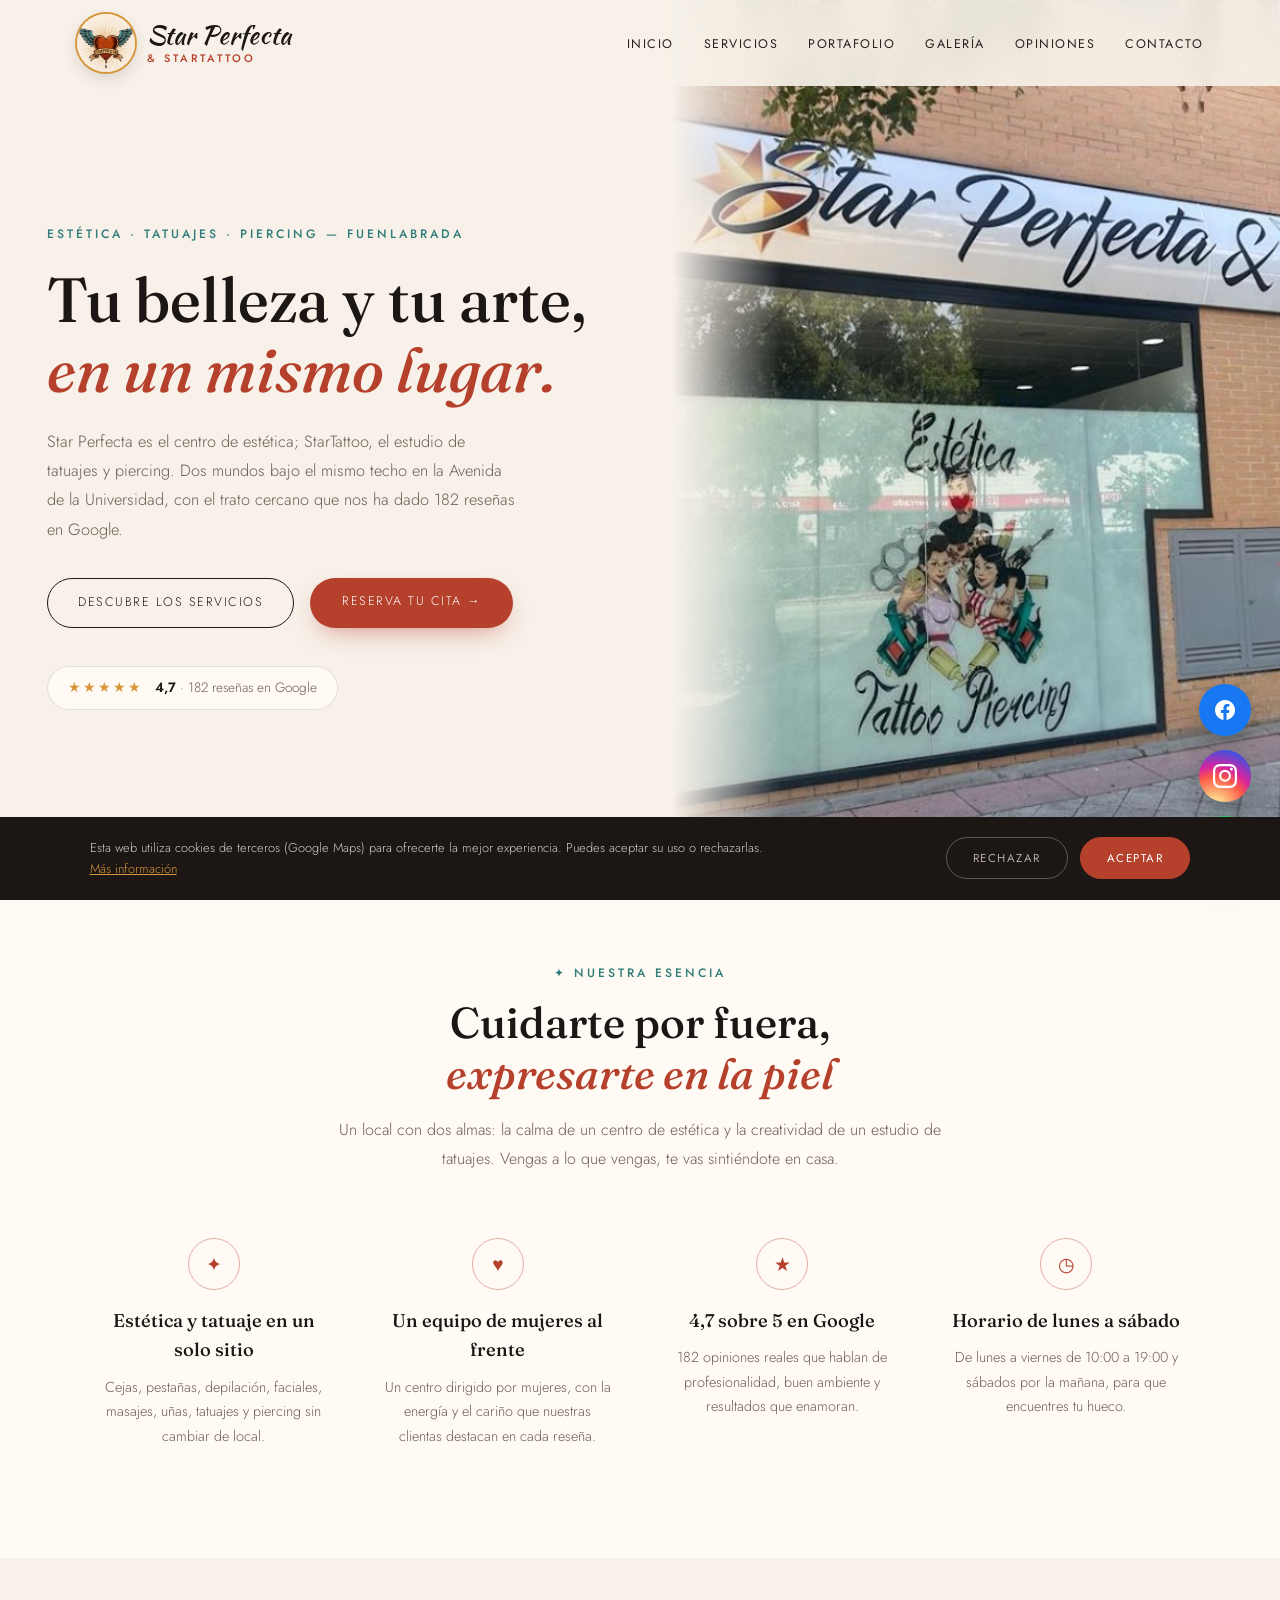
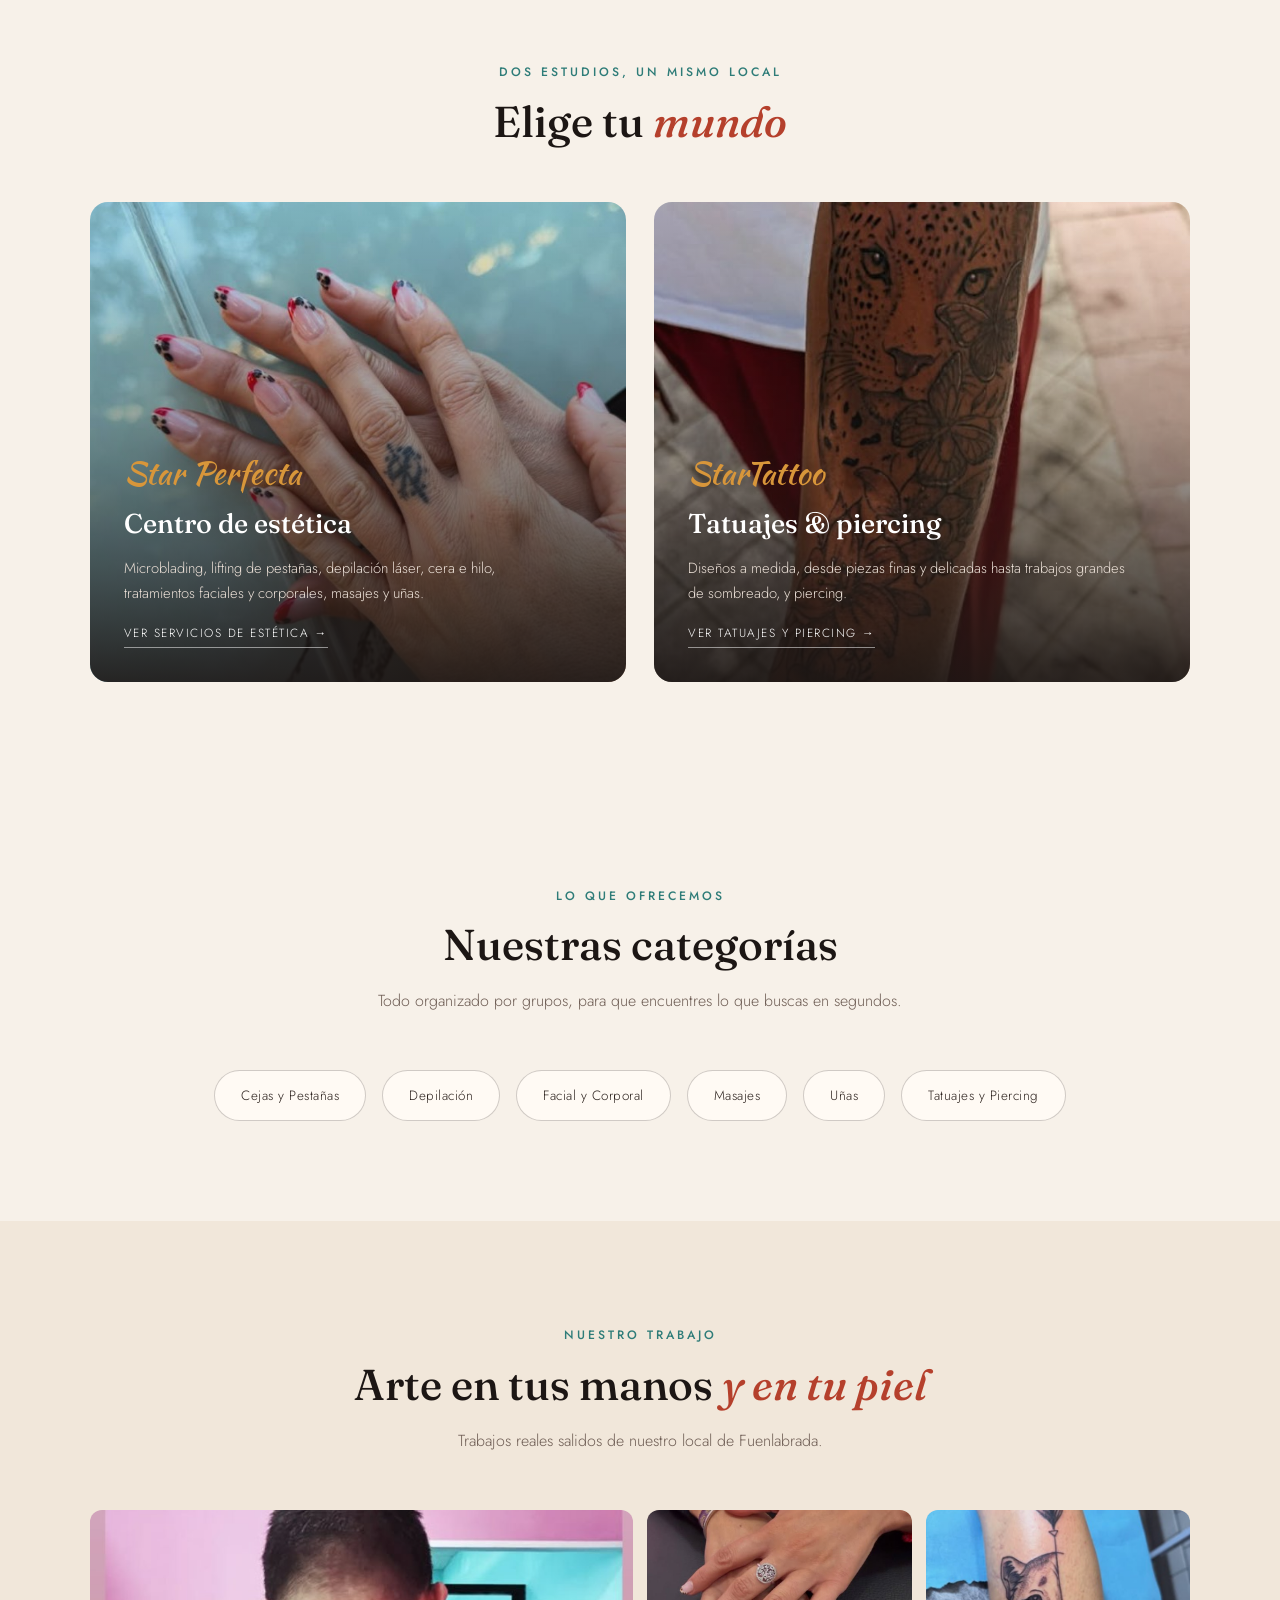
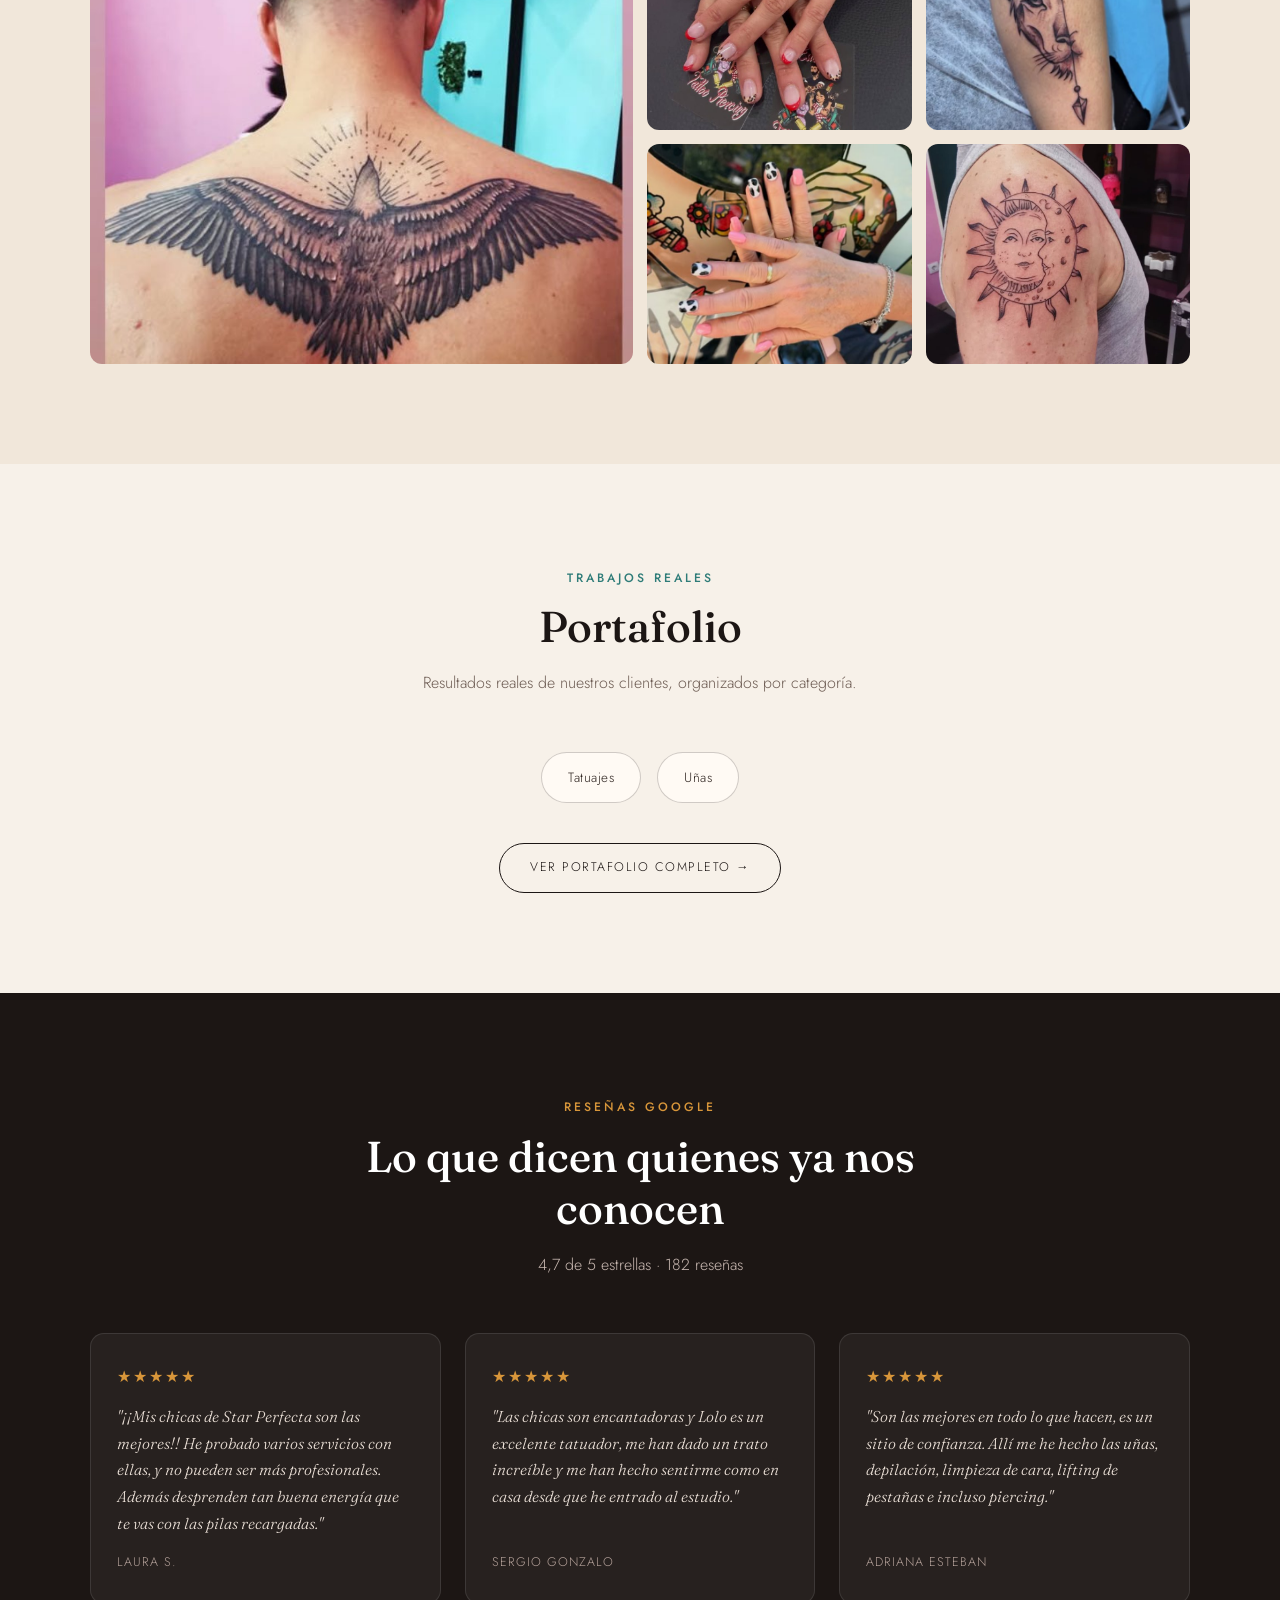
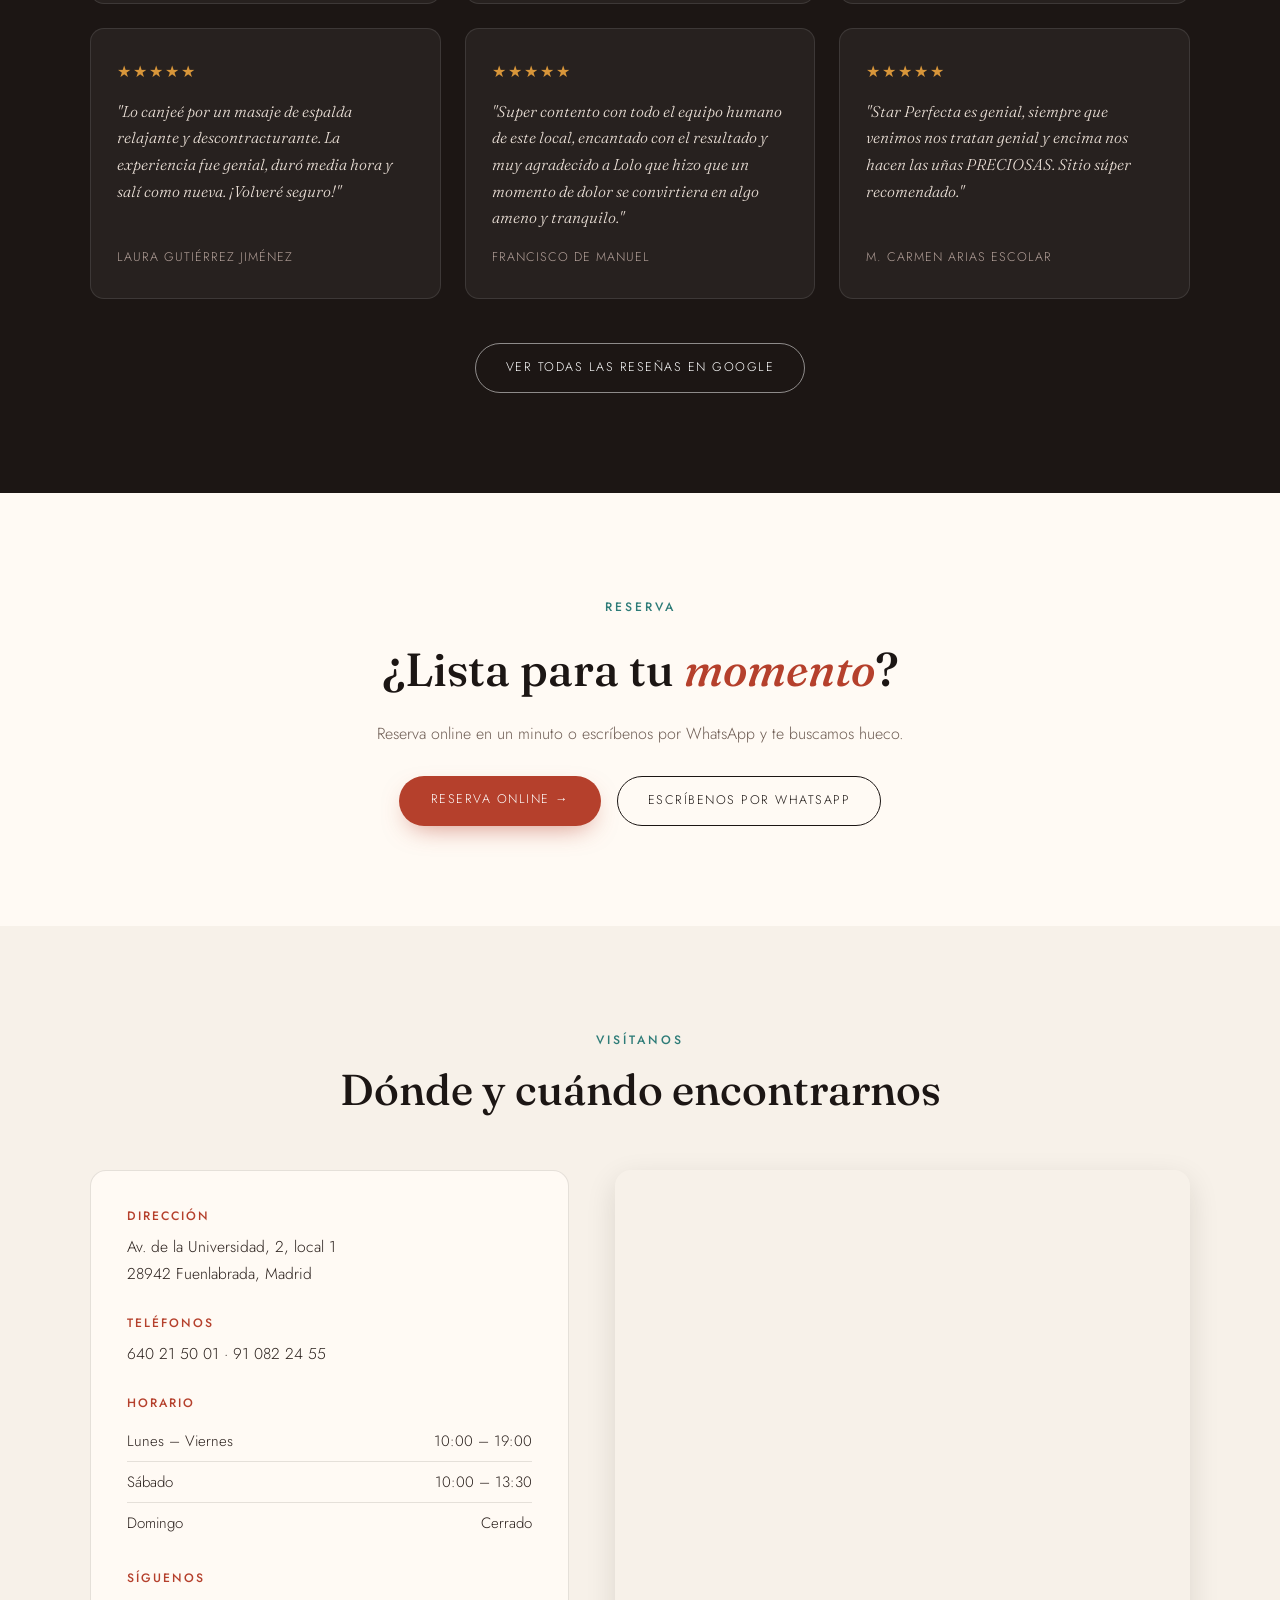
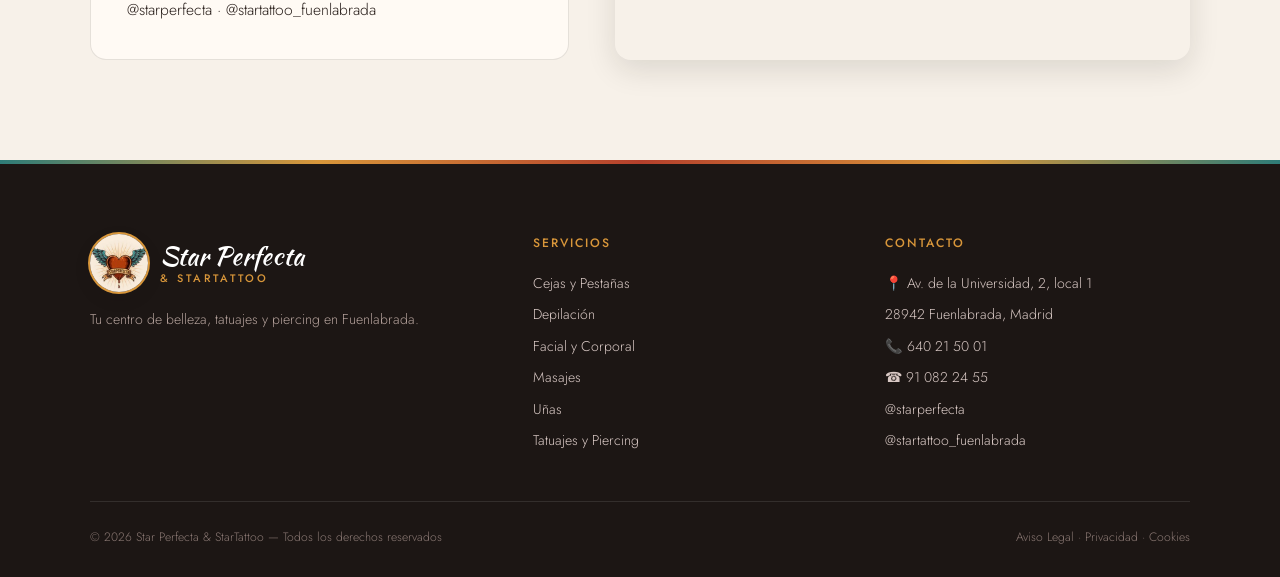
<file: index.html>
<!DOCTYPE html>
<html lang="es">
<head>
<meta charset="UTF-8">
<meta name="viewport" content="width=device-width, initial-scale=1.0">
<title>Star Perfecta &amp; StarTattoo — Estética, Tatuajes y Piercing en Fuenlabrada</title>
<meta name="description" content="Star Perfecta & StarTattoo: centro de estética, estudio de tatuajes y piercing en Av. de la Universidad 2, Fuenlabrada. Microblading, depilación láser, cera e hilo, tratamientos faciales y corporales, lifting de pestañas, masajes, uñas, tatuajes y piercing. 4,7★ en Google.">
<meta name="theme-color" content="#1c1614">
<meta property="og:title" content="Star Perfecta & StarTattoo · Fuenlabrada">
<meta property="og:description" content="Estética, tatuajes y piercing en un mismo local. Av. de la Universidad 2, Fuenlabrada.">
<meta property="og:image" content="fachada.jpg">
<link rel="icon" href="logo-starperfecta.jpg">
<link rel="preconnect" href="https://fonts.googleapis.com">
<link rel="preconnect" href="https://fonts.gstatic.com" crossorigin>
<link href="https://fonts.googleapis.com/css2?family=Fraunces:ital,opsz,wght@0,9..144,400;0,9..144,500;0,9..144,600;1,9..144,400;1,9..144,500&family=Jost:wght@300;400;500;600&family=Kaushan+Script&display=swap" rel="stylesheet">
<script type="application/ld+json">
{
  "@context":"https://schema.org",
  "@type":"BeautySalon",
  "name":"Star Perfecta & StarTattoo",
  "image":"fachada.jpg",
  "telephone":"+34 640 21 50 01",
  "address":{"@type":"PostalAddress","streetAddress":"Av. de la Universidad, 2, local 1","addressLocality":"Fuenlabrada","postalCode":"28942","addressRegion":"Madrid","addressCountry":"ES"},
  "aggregateRating":{"@type":"AggregateRating","ratingValue":"4.7","reviewCount":"182"},
  "openingHoursSpecification":[
    {"@type":"OpeningHoursSpecification","dayOfWeek":["Monday","Tuesday","Wednesday","Thursday","Friday"],"opens":"10:00","closes":"19:00"},
    {"@type":"OpeningHoursSpecification","dayOfWeek":"Saturday","opens":"10:00","closes":"13:30"}
  ],
  "sameAs":["https://www.instagram.com/starperfecta/","https://www.instagram.com/startattoo_fuenlabrada/","https://www.facebook.com/starperfecta/"]
}
</script>
<link rel="stylesheet" href="styles.css">
</head>
<body>

<header id="header">
  <a href="index.html" class="logo" aria-label="Star Perfecta & StarTattoo, inicio">
    <img src="logo-starperfecta.jpg" alt="" class="logo-badge">
    <span class="logo-text"><span class="script">Star Perfecta</span><small>&amp; StarTattoo</small></span>
  </a>
  <nav id="nav" aria-label="Navegación principal">
    <ul>
      <li><a href="index.html#inicio">Inicio</a></li>
      <li><a href="servicios.html">Servicios</a></li>
      <li><a href="portafolio.html">Portafolio</a></li>
      <li><a href="index.html#galeria">Galería</a></li>
      <li><a href="index.html#opiniones">Opiniones</a></li>
      <li><a href="index.html#contacto">Contacto</a></li>
    </ul>
  </nav>
  <button class="nav-toggle" id="navToggle" aria-label="Abrir menú">☰</button>
</header>

<section class="hero" id="inicio">
  <div class="hero-text">
    <span class="eyebrow">Estética · Tatuajes · Piercing — Fuenlabrada</span>
    <h1>Tu belleza y tu arte,<br><em>en un mismo lugar.</em></h1>
    <p>Star Perfecta es el centro de estética; StarTattoo, el estudio de tatuajes y piercing. Dos mundos bajo el mismo techo en la Avenida de la Universidad, con el trato cercano que nos ha dado 182 reseñas en Google.</p>
    <div class="hero-ctas">
      <a href="servicios.html" class="btn-outline">Descubre los servicios</a>
      <a href="https://starperfecta-startattoo.reservio.com" class="btn-solid" target="_blank" rel="noopener">Reserva tu cita →</a>
    </div>
    <a class="hero-rating" href="https://www.google.com/maps/search/?api=1&query=Star+perfecta+%26+Startatoo+Fuenlabrada" target="_blank" rel="noopener">
      <span class="stars">★★★★★</span><span><strong>4,7</strong> · 182 reseñas en Google</span>
    </a>
  </div>
  <div class="hero-img">
    <img src="fachada.jpg" alt="Fachada de Star Perfecta & Star Tattoo en la Avenida de la Universidad, Fuenlabrada">
  </div>
</section>

<section class="trust">
  <div class="section-head">
    <span class="eyebrow">✦ Nuestra esencia</span>
    <h2>Cuidarte por fuera,<br><em>expresarte en la piel</em></h2>
    <p>Un local con dos almas: la calma de un centro de estética y la creatividad de un estudio de tatuajes. Vengas a lo que vengas, te vas sintiéndote en casa.</p>
  </div>
  <div class="trust-grid">
    <div class="trust-card">
      <span class="trust-ic">✦</span>
      <h3>Estética y tatuaje en un solo sitio</h3>
      <p>Cejas, pestañas, depilación, faciales, masajes, uñas, tatuajes y piercing sin cambiar de local.</p>
    </div>
    <div class="trust-card">
      <span class="trust-ic">♥</span>
      <h3>Un equipo de mujeres al frente</h3>
      <p>Un centro dirigido por mujeres, con la energía y el cariño que nuestras clientas destacan en cada reseña.</p>
    </div>
    <div class="trust-card">
      <span class="trust-ic">★</span>
      <h3>4,7 sobre 5 en Google</h3>
      <p>182 opiniones reales que hablan de profesionalidad, buen ambiente y resultados que enamoran.</p>
    </div>
    <div class="trust-card">
      <span class="trust-ic">◷</span>
      <h3>Horario de lunes a sábado</h3>
      <p>De lunes a viernes de 10:00 a 19:00 y sábados por la mañana, para que encuentres tu hueco.</p>
    </div>
  </div>
</section>

<section class="worlds">
  <div class="section-head">
    <span class="eyebrow">Dos estudios, un mismo local</span>
    <h2>Elige tu <em>mundo</em></h2>
  </div>
  <div class="worlds-grid">
    <a href="servicios.html#cejas" class="world-card">
      <img src="unas-6.jpg" alt="Manicura realizada en Star Perfecta">
      <div class="world-text">
        <span class="script">Star Perfecta</span>
        <h3>Centro de estética</h3>
        <p>Microblading, lifting de pestañas, depilación láser, cera e hilo, tratamientos faciales y corporales, masajes y uñas.</p>
        <span class="world-link">Ver servicios de estética →</span>
      </div>
    </a>
    <a href="servicios.html#tatuajes" class="world-card">
      <img src="tattoo-jaguar.jpg" alt="Tatuaje de jaguar con flores realizado en StarTattoo">
      <div class="world-text">
        <span class="script">StarTattoo</span>
        <h3>Tatuajes &amp; piercing</h3>
        <p>Diseños a medida, desde piezas finas y delicadas hasta trabajos grandes de sombreado, y piercing.</p>
        <span class="world-link">Ver tatuajes y piercing →</span>
      </div>
    </a>
  </div>
</section>

<section>
  <div class="section-head">
    <span class="eyebrow">Lo que ofrecemos</span>
    <h2>Nuestras categorías</h2>
    <p>Todo organizado por grupos, para que encuentres lo que buscas en segundos.</p>
  </div>
  <div class="cat-pills">
    <a href="servicios.html#cejas" class="cat-pill">Cejas y Pestañas</a>
    <a href="servicios.html#depilacion" class="cat-pill">Depilación</a>
    <a href="servicios.html#facial-corporal" class="cat-pill">Facial y Corporal</a>
    <a href="servicios.html#masajes" class="cat-pill">Masajes</a>
    <a href="servicios.html#unas" class="cat-pill">Uñas</a>
    <a href="servicios.html#tatuajes" class="cat-pill">Tatuajes y Piercing</a>
  </div>
</section>

<section class="gallery-wrap" id="galeria">
  <div class="section-head">
    <span class="eyebrow">Nuestro trabajo</span>
    <h2>Arte en tus manos <em>y en tu piel</em></h2>
    <p>Trabajos reales salidos de nuestro local de Fuenlabrada.</p>
  </div>
  <div class="gallery">
    <figure class="big"><img src="tattoo-aguila.jpg" alt="Tatuaje de águila en la espalda" loading="lazy"></figure>
    <figure><img src="unas-2.jpg" alt="Manicura francesa con detalle animal print" loading="lazy"></figure>
    <figure><img src="tattoo-leona.jpg" alt="Tatuaje de leona con flecha" loading="lazy"></figure>
    <figure><img src="unas-4.jpg" alt="Uñas decoradas con diseño de vaca" loading="lazy"></figure>
    <figure><img src="tattoo-sol-luna.jpg" alt="Tatuaje de sol y luna en el hombro" loading="lazy"></figure>
  </div>
</section>

<section id="portafolio-preview">
  <div class="section-head">
    <span class="eyebrow">Trabajos reales</span>
    <h2>Portafolio</h2>
    <p>Resultados reales de nuestros clientes, organizados por categoría.</p>
  </div>
  <div class="cat-pills">
    <a href="portafolio.html#p-tatuajes" class="cat-pill">Tatuajes</a>
    <a href="portafolio.html#p-unas" class="cat-pill">Uñas</a>
  </div>
  <div style="text-align:center;margin-top:40px;">
    <a href="portafolio.html" class="btn-outline">Ver portafolio completo →</a>
  </div>
</section>

<section class="reviews-wrap" id="opiniones">
  <div class="section-head">
    <span class="eyebrow">Reseñas Google</span>
    <h2>Lo que dicen quienes ya nos conocen</h2>
    <p>4,7 de 5 estrellas · 182 reseñas</p>
  </div>
  <div class="review-grid">
    <div class="review-card">
      <div class="stars">★★★★★</div>
      <p>"¡¡Mis chicas de Star Perfecta son las mejores!! He probado varios servicios con ellas, y no pueden ser más profesionales. Además desprenden tan buena energía que te vas con las pilas recargadas."</p>
      <cite>Laura S.</cite>
    </div>
    <div class="review-card">
      <div class="stars">★★★★★</div>
      <p>"Las chicas son encantadoras y Lolo es un excelente tatuador, me han dado un trato increíble y me han hecho sentirme como en casa desde que he entrado al estudio."</p>
      <cite>Sergio Gonzalo</cite>
    </div>
    <div class="review-card">
      <div class="stars">★★★★★</div>
      <p>"Son las mejores en todo lo que hacen, es un sitio de confianza. Allí me he hecho las uñas, depilación, limpieza de cara, lifting de pestañas e incluso piercing."</p>
      <cite>Adriana Esteban</cite>
    </div>
    <div class="review-card">
      <div class="stars">★★★★★</div>
      <p>"Lo canjeé por un masaje de espalda relajante y descontracturante. La experiencia fue genial, duró media hora y salí como nueva. ¡Volveré seguro!"</p>
      <cite>Laura Gutiérrez Jiménez</cite>
    </div>
    <div class="review-card">
      <div class="stars">★★★★★</div>
      <p>"Super contento con todo el equipo humano de este local, encantado con el resultado y muy agradecido a Lolo que hizo que un momento de dolor se convirtiera en algo ameno y tranquilo."</p>
      <cite>Francisco De Manuel</cite>
    </div>
    <div class="review-card">
      <div class="stars">★★★★★</div>
      <p>"Star Perfecta es genial, siempre que venimos nos tratan genial y encima nos hacen las uñas PRECIOSAS. Sitio súper recomendado."</p>
      <cite>M. Carmen Arias Escolar</cite>
    </div>
  </div>
  <div style="text-align:center;margin-top:44px;">
    <a class="btn-outline light" href="https://www.google.com/maps/search/?api=1&query=Star+perfecta+%26+Startatoo+Fuenlabrada" target="_blank" rel="noopener">Ver todas las reseñas en Google</a>
  </div>
</section>

<section class="cta-section">
  <span class="eyebrow">Reserva</span>
  <h2>¿Lista para tu <em>momento</em>?</h2>
  <p>Reserva online en un minuto o escríbenos por WhatsApp y te buscamos hueco.</p>
  <div class="cta-row">
    <a href="https://starperfecta-startattoo.reservio.com" class="btn-solid" target="_blank" rel="noopener">Reserva online →</a>
    <a href="https://wa.me/34640215001?text=Hola%2C%20quiero%20reservar%20una%20cita%20en%20Star%20Perfecta%20%26%20StarTattoo" class="btn-outline" target="_blank" rel="noopener">Escríbenos por WhatsApp</a>
  </div>
</section>

<section class="contact-section" id="contacto">
  <div class="section-head">
    <span class="eyebrow">Visítanos</span>
    <h2>Dónde y cuándo encontrarnos</h2>
  </div>
  <div class="contact-grid">
    <div class="contact-info">
      <div class="contact-block">
        <h3>Dirección</h3>
        <p>Av. de la Universidad, 2, local 1<br>28942 Fuenlabrada, Madrid</p>
      </div>
      <div class="contact-block">
        <h3>Teléfonos</h3>
        <p><a href="tel:+34640215001">640 21 50 01</a> · <a href="tel:+34910822455">91 082 24 55</a></p>
      </div>
      <div class="contact-block">
        <h3>Horario</h3>
        <ul class="hours-list">
          <li><span>Lunes – Viernes</span><span>10:00 – 19:00</span></li>
          <li><span>Sábado</span><span>10:00 – 13:30</span></li>
          <li><span>Domingo</span><span>Cerrado</span></li>
        </ul>
      </div>
      <div class="contact-block">
        <h3>Síguenos</h3>
        <p><a href="https://www.instagram.com/starperfecta/" target="_blank" rel="noopener">@starperfecta</a> · <a href="https://www.instagram.com/startattoo_fuenlabrada/" target="_blank" rel="noopener">@startattoo_fuenlabrada</a></p>
      </div>
    </div>
    <div class="contact-map">
      <iframe title="Mapa de Star Perfecta & StarTattoo" src="https://www.google.com/maps?q=Star+perfecta+%26+Startatoo,+Av.+de+la+Universidad+2,+28942+Fuenlabrada&output=embed" width="100%" height="100%" style="border:0;" allowfullscreen="" loading="lazy" referrerpolicy="no-referrer-when-downgrade"></iframe>
    </div>
  </div>
</section>

<footer>
  <div class="footer-grid">
    <div class="footer-brand">
      <a href="index.html" class="logo light">
        <img src="logo-starperfecta.jpg" alt="" class="logo-badge">
        <span class="logo-text"><span class="script">Star Perfecta</span><small>&amp; StarTattoo</small></span>
      </a>
      <p>Tu centro de belleza, tatuajes y piercing en Fuenlabrada.</p>
    </div>
    <div>
      <h4>Servicios</h4>
      <ul>
        <li><a href="servicios.html#cejas">Cejas y Pestañas</a></li>
        <li><a href="servicios.html#depilacion">Depilación</a></li>
        <li><a href="servicios.html#facial-corporal">Facial y Corporal</a></li>
        <li><a href="servicios.html#masajes">Masajes</a></li>
        <li><a href="servicios.html#unas">Uñas</a></li>
        <li><a href="servicios.html#tatuajes">Tatuajes y Piercing</a></li>
      </ul>
    </div>
    <div>
      <h4>Contacto</h4>
      <ul>
        <li>📍 Av. de la Universidad, 2, local 1</li>
        <li>28942 Fuenlabrada, Madrid</li>
        <li>📞 <a href="tel:+34640215001">640 21 50 01</a></li>
        <li>☎ <a href="tel:+34910822455">91 082 24 55</a></li>
        <li><a href="https://www.instagram.com/starperfecta/" target="_blank" rel="noopener">@starperfecta</a></li>
        <li><a href="https://www.instagram.com/startattoo_fuenlabrada/" target="_blank" rel="noopener">@startattoo_fuenlabrada</a></li>
      </ul>
    </div>
  </div>
  <div class="footer-bottom">
    <span>© 2026 Star Perfecta &amp; StarTattoo — Todos los derechos reservados</span>
    <span><a href="aviso-legal.html">Aviso Legal</a> &middot; <a href="politica-privacidad.html">Privacidad</a> &middot; <a href="politica-cookies.html">Cookies</a></span>
  </div>
</footer>

<div id="cookie-banner" class="cookie-banner">
  <p>Esta web utiliza cookies de terceros (Google Maps) para ofrecerte la mejor experiencia. Puedes aceptar su uso o rechazarlas. <a href="politica-cookies.html">Más información</a></p>
  <div class="cookie-actions">
    <button onclick="setCookieChoice('rejected')" class="ck-reject">Rechazar</button>
    <button onclick="setCookieChoice('accepted')" class="ck-accept">Aceptar</button>
  </div>
</div>

<div class="social-fabs">
  <a class="fb-fab" href="https://www.facebook.com/starperfecta/" target="_blank" rel="noopener" aria-label="Visitar Facebook">
    <svg width="24" height="24" viewBox="0 0 24 24" fill="white"><path d="M22 12.06C22 6.505 17.523 2 12 2S2 6.505 2 12.06c0 5.02 3.657 9.184 8.438 9.94v-7.03H7.898v-2.91h2.54V9.845c0-2.507 1.492-3.89 3.777-3.89 1.094 0 2.238.195 2.238.195v2.46h-1.26c-1.243 0-1.63.771-1.63 1.562v1.875h2.773l-.443 2.91h-2.33V22c4.781-.756 8.438-4.919 8.438-9.94z"/></svg>
  </a>
  <a class="ig-fab" href="https://www.instagram.com/starperfecta/" target="_blank" rel="noopener" aria-label="Visitar Instagram">
    <svg width="24" height="24" viewBox="0 0 24 24" fill="white"><path d="M12 2.163c3.204 0 3.584.012 4.85.07 3.252.148 4.771 1.691 4.919 4.919.058 1.265.069 1.645.069 4.849 0 3.205-.012 3.584-.069 4.849-.149 3.225-1.664 4.771-4.919 4.919-1.266.058-1.644.07-4.85.07-3.204 0-3.584-.012-4.849-.07-3.26-.149-4.771-1.699-4.919-4.92-.058-1.265-.07-1.644-.07-4.849 0-3.204.013-3.583.07-4.849.149-3.227 1.664-4.771 4.919-4.919 1.266-.057 1.645-.069 4.849-.069zm0-2.163c-3.259 0-3.667.014-4.947.072-4.358.2-6.78 2.618-6.98 6.98-.059 1.281-.073 1.689-.073 4.948 0 3.259.014 3.668.072 4.948.2 4.358 2.618 6.78 6.98 6.98 1.281.058 1.689.072 4.948.072 3.259 0 3.668-.014 4.948-.072 4.354-.2 6.782-2.618 6.979-6.98.059-1.28.073-1.689.073-4.948 0-3.259-.014-3.667-.072-4.947-.196-4.354-2.617-6.78-6.979-6.98-1.281-.059-1.69-.073-4.949-.073zm0 5.838a6 6 0 1 0 0 12 6 6 0 0 0 0-12zm0 9.838a3.838 3.838 0 1 1 0-7.676 3.838 3.838 0 0 1 0 7.676zm6.406-11.845a1.44 1.44 0 1 0 0 2.881 1.44 1.44 0 0 0 0-2.881z"/></svg>
  </a>
  <a class="wa-fab" href="https://wa.me/34640215001?text=Hola%2C%20quiero%20reservar%20una%20cita%20en%20Star%20Perfecta%20%26%20StarTattoo" target="_blank" rel="noopener" aria-label="Escribir por WhatsApp">
    <svg width="28" height="28" viewBox="0 0 32 32" fill="white"><path d="M16.001 3C9.373 3 4 8.373 4 15.001c0 2.386.702 4.605 1.912 6.472L4 29l7.727-1.878A11.94 11.94 0 0 0 16.001 27C22.629 27 28 21.629 28 15.001 28 8.373 22.629 3 16.001 3zm0 21.818a9.77 9.77 0 0 1-4.98-1.363l-.357-.212-4.583 1.114 1.15-4.47-.232-.367a9.8 9.8 0 0 1-1.5-5.219c0-5.421 4.412-9.833 9.833-9.833s9.833 4.412 9.833 9.833-4.412 9.833-9.833 9.833zm5.38-7.36c-.294-.148-1.741-.859-2.011-.957-.27-.098-.467-.148-.663.148-.196.294-.76.957-.932 1.153-.172.196-.343.221-.637.074-.294-.148-1.242-.458-2.366-1.462-.874-.78-1.464-1.744-1.636-2.038-.172-.294-.018-.453.13-.6.133-.133.294-.343.441-.515.147-.172.196-.294.294-.49.098-.196.049-.368-.025-.515-.074-.148-.663-1.6-.909-2.19-.24-.575-.484-.497-.663-.506l-.564-.01c-.196 0-.515.074-.784.368-.27.294-1.03 1.007-1.03 2.456s1.055 2.85 1.202 3.046c.147.196 2.077 3.17 5.033 4.445.703.303 1.252.484 1.68.619.706.225 1.348.193 1.855.117.566-.085 1.741-.712 1.987-1.4.245-.688.245-1.278.172-1.4-.074-.123-.27-.196-.564-.344z"/></svg>
  </a>
</div>

<script src="main.js"></script>
</body>
</html>
</file>
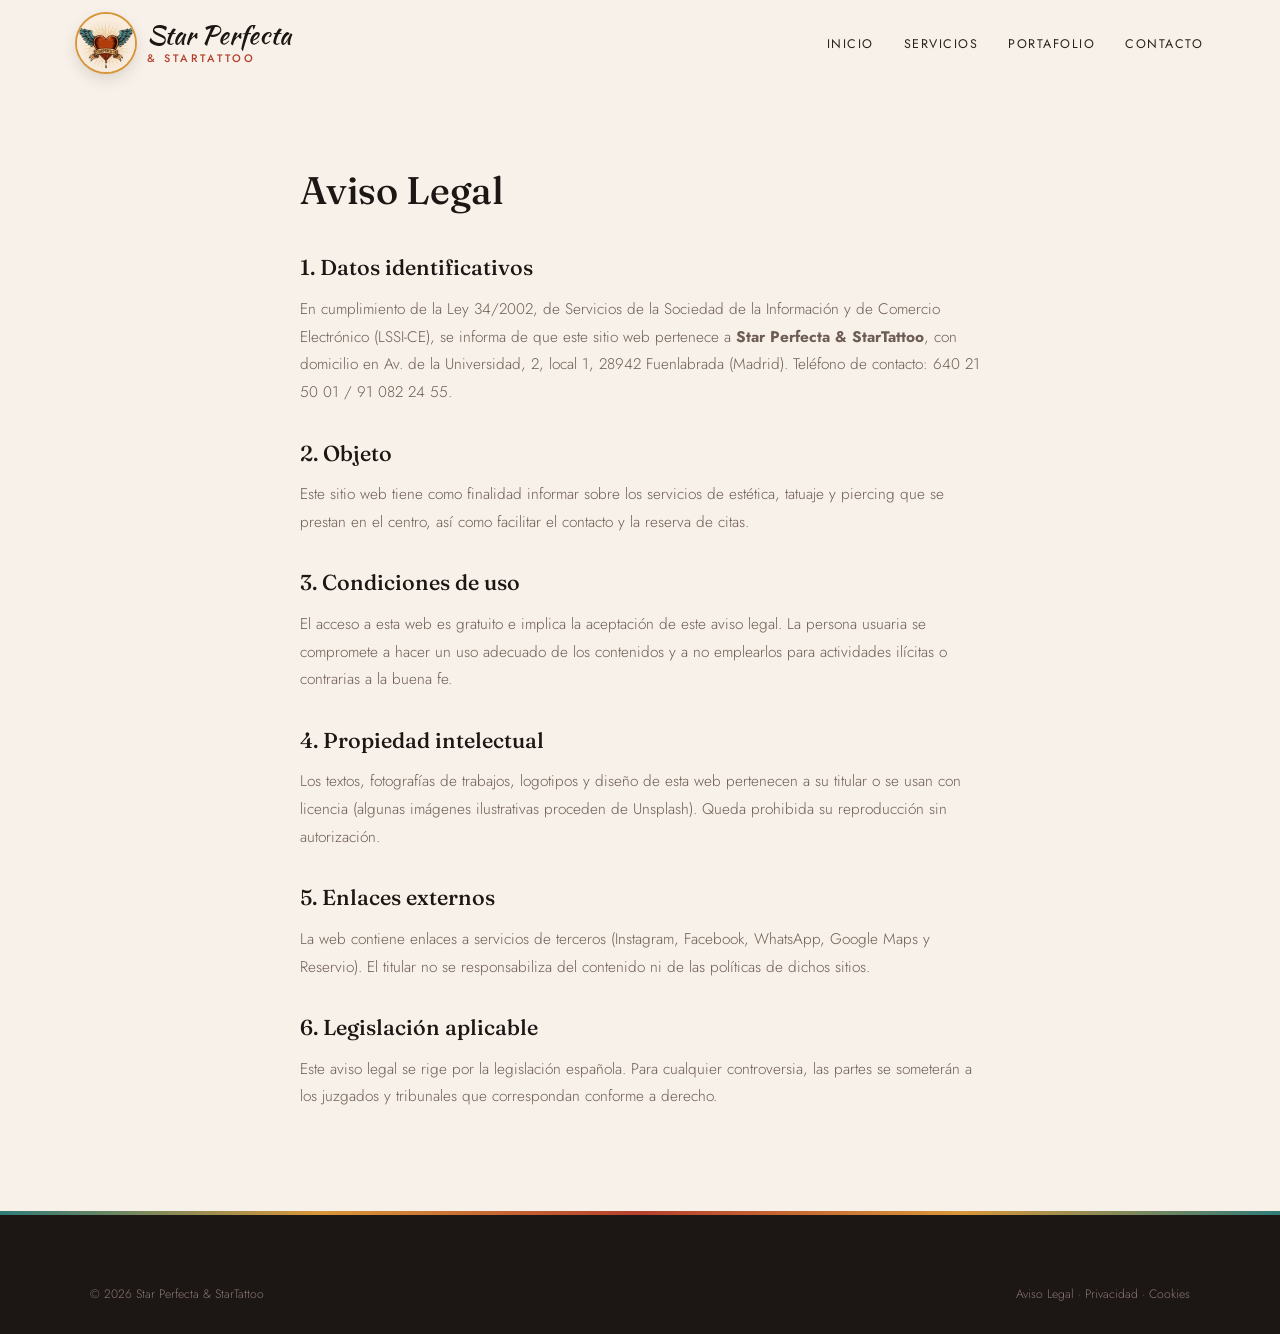
<file: aviso-legal.html>
<!DOCTYPE html>
<html lang="es">
<head>
<meta charset="UTF-8">
<meta name="viewport" content="width=device-width, initial-scale=1.0">
<title>Aviso Legal — Star Perfecta &amp; StarTattoo</title>
<meta name="robots" content="noindex">
<link rel="icon" href="logo-starperfecta.jpg">
<link rel="preconnect" href="https://fonts.googleapis.com">
<link href="https://fonts.googleapis.com/css2?family=Fraunces:ital,opsz,wght@0,9..144,400;0,9..144,500;1,9..144,400&family=Jost:wght@300;400;500&family=Kaushan+Script&display=swap" rel="stylesheet">
<link rel="stylesheet" href="styles.css">
</head>
<body>
<header id="header" class="scrolled">
  <a href="index.html" class="logo" aria-label="Star Perfecta & StarTattoo, inicio">
    <img src="logo-starperfecta.jpg" alt="" class="logo-badge">
    <span class="logo-text"><span class="script">Star Perfecta</span><small>&amp; StarTattoo</small></span>
  </a>
  <nav id="nav" aria-label="Navegación principal">
    <ul>
      <li><a href="index.html#inicio">Inicio</a></li>
      <li><a href="servicios.html">Servicios</a></li>
      <li><a href="portafolio.html">Portafolio</a></li>
      <li><a href="index.html#contacto">Contacto</a></li>
    </ul>
  </nav>
  <button class="nav-toggle" id="navToggle" aria-label="Abrir menú">☰</button>
</header>
<main class="legal"><h1>Aviso Legal</h1>
<h2>1. Datos identificativos</h2>
<p>En cumplimiento de la Ley 34/2002, de Servicios de la Sociedad de la Información y de Comercio Electrónico (LSSI-CE), se informa de que este sitio web pertenece a <strong>Star Perfecta &amp; StarTattoo</strong>, con domicilio en Av. de la Universidad, 2, local 1, 28942 Fuenlabrada (Madrid). Teléfono de contacto: 640 21 50 01 / 91 082 24 55.</p>
<h2>2. Objeto</h2>
<p>Este sitio web tiene como finalidad informar sobre los servicios de estética, tatuaje y piercing que se prestan en el centro, así como facilitar el contacto y la reserva de citas.</p>
<h2>3. Condiciones de uso</h2>
<p>El acceso a esta web es gratuito e implica la aceptación de este aviso legal. La persona usuaria se compromete a hacer un uso adecuado de los contenidos y a no emplearlos para actividades ilícitas o contrarias a la buena fe.</p>
<h2>4. Propiedad intelectual</h2>
<p>Los textos, fotografías de trabajos, logotipos y diseño de esta web pertenecen a su titular o se usan con licencia (algunas imágenes ilustrativas proceden de Unsplash). Queda prohibida su reproducción sin autorización.</p>
<h2>5. Enlaces externos</h2>
<p>La web contiene enlaces a servicios de terceros (Instagram, Facebook, WhatsApp, Google Maps y Reservio). El titular no se responsabiliza del contenido ni de las políticas de dichos sitios.</p>
<h2>6. Legislación aplicable</h2>
<p>Este aviso legal se rige por la legislación española. Para cualquier controversia, las partes se someterán a los juzgados y tribunales que correspondan conforme a derecho.</p></main>
<footer>
  <div class="footer-bottom" style="margin-top:0">
    <span>© 2026 Star Perfecta &amp; StarTattoo</span>
    <span><a href="aviso-legal.html">Aviso Legal</a> &middot; <a href="politica-privacidad.html">Privacidad</a> &middot; <a href="politica-cookies.html">Cookies</a></span>
  </div>
</footer>
<script src="main.js"></script>
</body>
</html>
</file>
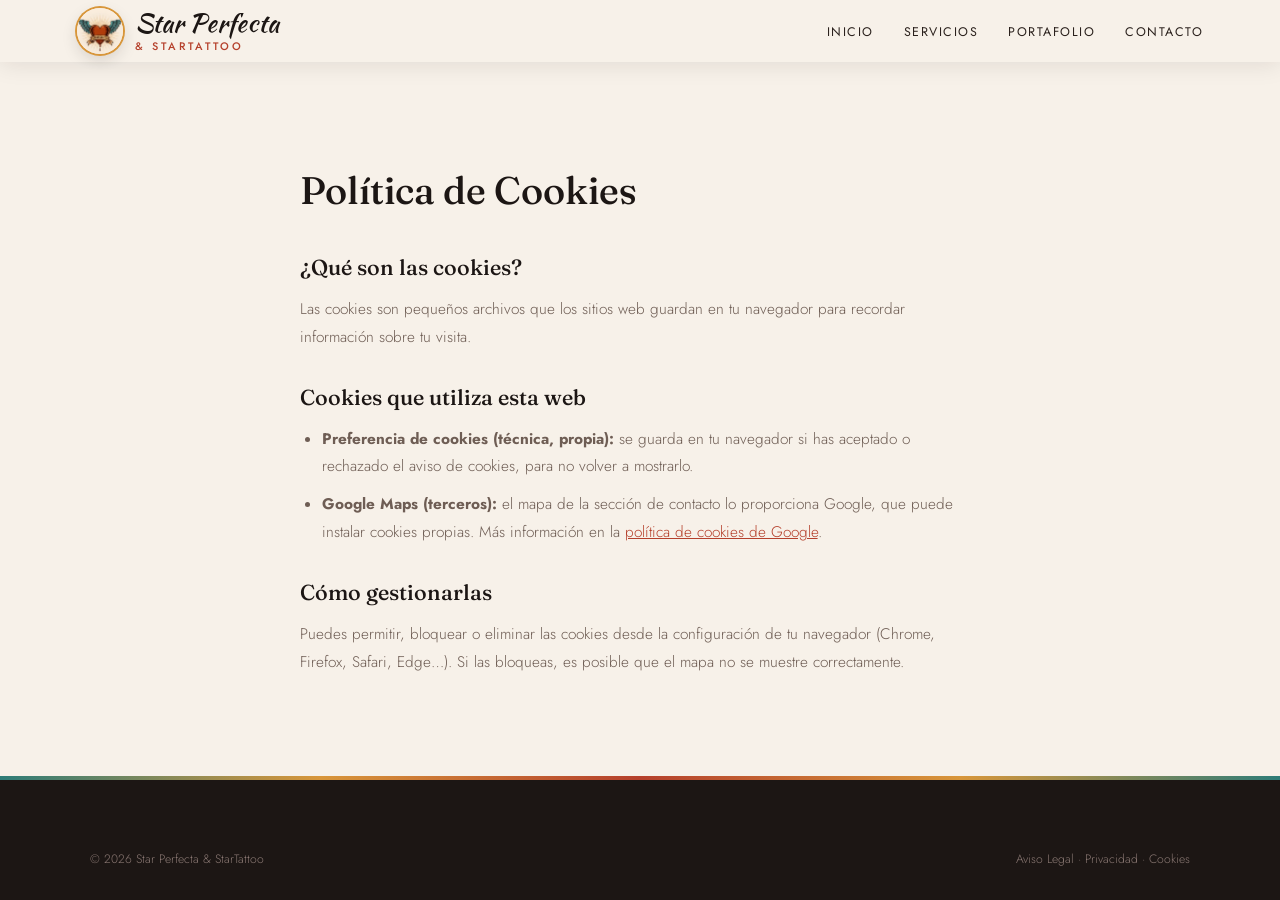
<file: politica-cookies.html>
<!DOCTYPE html>
<html lang="es">
<head>
<meta charset="UTF-8">
<meta name="viewport" content="width=device-width, initial-scale=1.0">
<title>Política de Cookies — Star Perfecta &amp; StarTattoo</title>
<meta name="robots" content="noindex">
<link rel="icon" href="logo-starperfecta.jpg">
<link rel="preconnect" href="https://fonts.googleapis.com">
<link href="https://fonts.googleapis.com/css2?family=Fraunces:ital,opsz,wght@0,9..144,400;0,9..144,500;1,9..144,400&family=Jost:wght@300;400;500&family=Kaushan+Script&display=swap" rel="stylesheet">
<link rel="stylesheet" href="styles.css">
</head>
<body>
<header id="header" class="scrolled">
  <a href="index.html" class="logo" aria-label="Star Perfecta & StarTattoo, inicio">
    <img src="logo-starperfecta.jpg" alt="" class="logo-badge">
    <span class="logo-text"><span class="script">Star Perfecta</span><small>&amp; StarTattoo</small></span>
  </a>
  <nav id="nav" aria-label="Navegación principal">
    <ul>
      <li><a href="index.html#inicio">Inicio</a></li>
      <li><a href="servicios.html">Servicios</a></li>
      <li><a href="portafolio.html">Portafolio</a></li>
      <li><a href="index.html#contacto">Contacto</a></li>
    </ul>
  </nav>
  <button class="nav-toggle" id="navToggle" aria-label="Abrir menú">☰</button>
</header>
<main class="legal"><h1>Política de Cookies</h1>
<h2>¿Qué son las cookies?</h2>
<p>Las cookies son pequeños archivos que los sitios web guardan en tu navegador para recordar información sobre tu visita.</p>
<h2>Cookies que utiliza esta web</h2>
<ul>
<li><strong>Preferencia de cookies (técnica, propia):</strong> se guarda en tu navegador si has aceptado o rechazado el aviso de cookies, para no volver a mostrarlo.</li>
<li><strong>Google Maps (terceros):</strong> el mapa de la sección de contacto lo proporciona Google, que puede instalar cookies propias. Más información en la <a href="https://policies.google.com/technologies/cookies" target="_blank" rel="noopener">política de cookies de Google</a>.</li>
</ul>
<h2>Cómo gestionarlas</h2>
<p>Puedes permitir, bloquear o eliminar las cookies desde la configuración de tu navegador (Chrome, Firefox, Safari, Edge…). Si las bloqueas, es posible que el mapa no se muestre correctamente.</p></main>
<footer>
  <div class="footer-bottom" style="margin-top:0">
    <span>© 2026 Star Perfecta &amp; StarTattoo</span>
    <span><a href="aviso-legal.html">Aviso Legal</a> &middot; <a href="politica-privacidad.html">Privacidad</a> &middot; <a href="politica-cookies.html">Cookies</a></span>
  </div>
</footer>
<script src="main.js"></script>
</body>
</html>
</file>
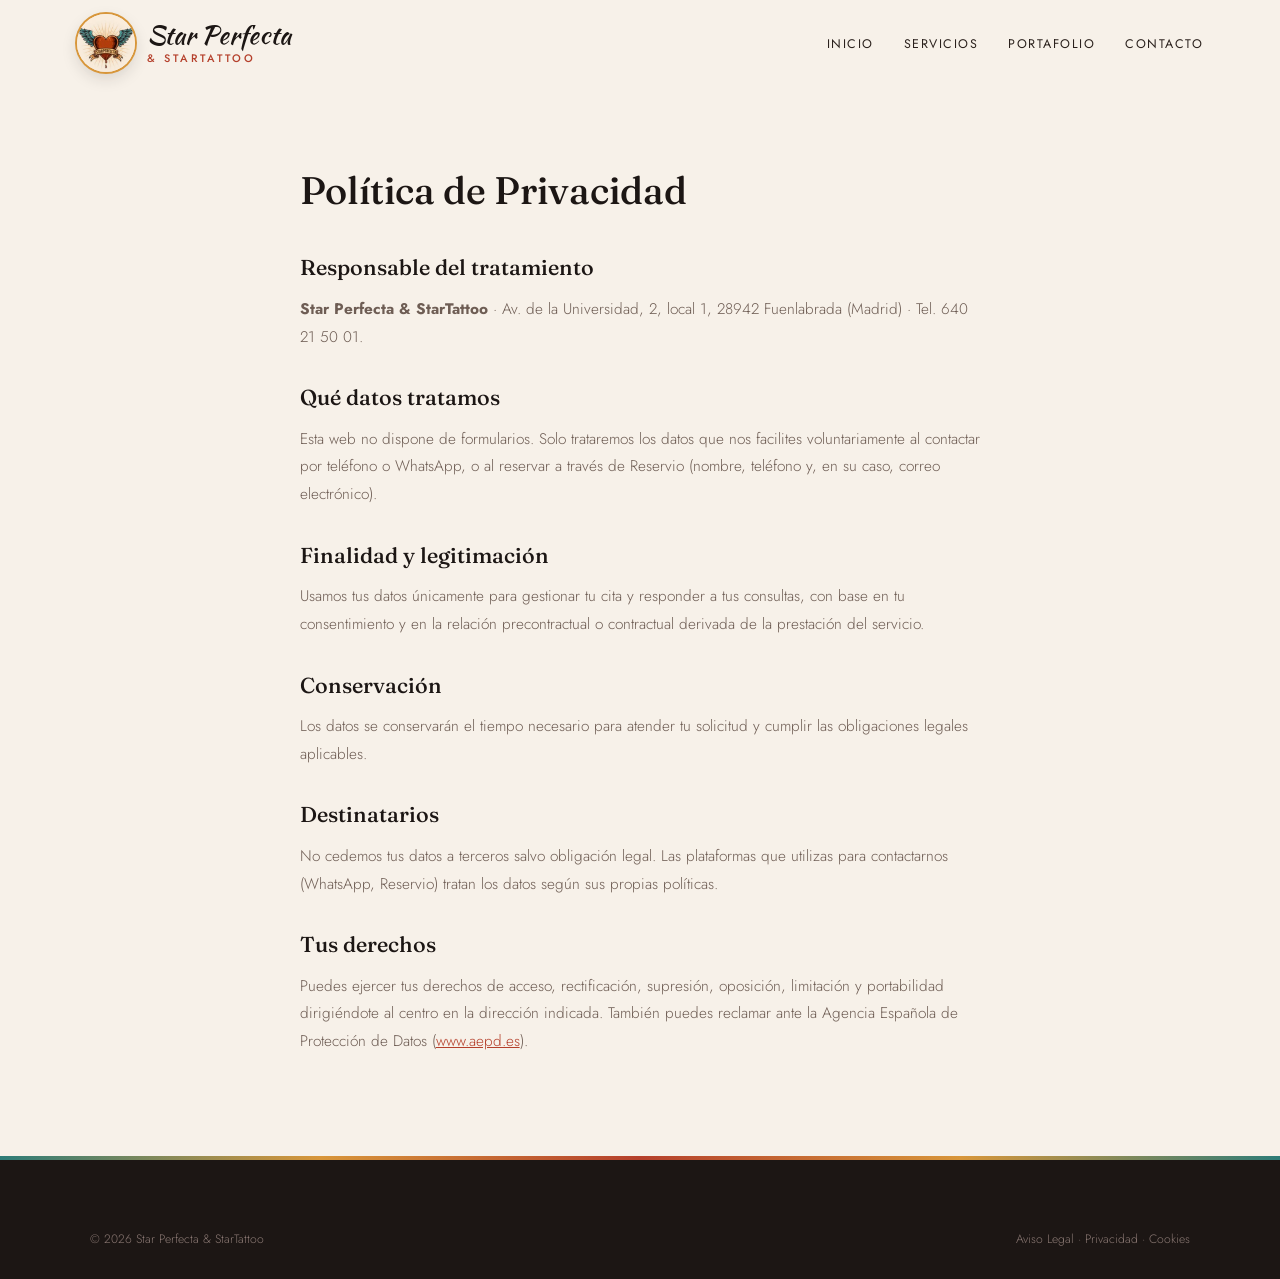
<file: politica-privacidad.html>
<!DOCTYPE html>
<html lang="es">
<head>
<meta charset="UTF-8">
<meta name="viewport" content="width=device-width, initial-scale=1.0">
<title>Política de Privacidad — Star Perfecta &amp; StarTattoo</title>
<meta name="robots" content="noindex">
<link rel="icon" href="logo-starperfecta.jpg">
<link rel="preconnect" href="https://fonts.googleapis.com">
<link href="https://fonts.googleapis.com/css2?family=Fraunces:ital,opsz,wght@0,9..144,400;0,9..144,500;1,9..144,400&family=Jost:wght@300;400;500&family=Kaushan+Script&display=swap" rel="stylesheet">
<link rel="stylesheet" href="styles.css">
</head>
<body>
<header id="header" class="scrolled">
  <a href="index.html" class="logo" aria-label="Star Perfecta & StarTattoo, inicio">
    <img src="logo-starperfecta.jpg" alt="" class="logo-badge">
    <span class="logo-text"><span class="script">Star Perfecta</span><small>&amp; StarTattoo</small></span>
  </a>
  <nav id="nav" aria-label="Navegación principal">
    <ul>
      <li><a href="index.html#inicio">Inicio</a></li>
      <li><a href="servicios.html">Servicios</a></li>
      <li><a href="portafolio.html">Portafolio</a></li>
      <li><a href="index.html#contacto">Contacto</a></li>
    </ul>
  </nav>
  <button class="nav-toggle" id="navToggle" aria-label="Abrir menú">☰</button>
</header>
<main class="legal"><h1>Política de Privacidad</h1>
<h2>Responsable del tratamiento</h2>
<p><strong>Star Perfecta &amp; StarTattoo</strong> · Av. de la Universidad, 2, local 1, 28942 Fuenlabrada (Madrid) · Tel. 640 21 50 01.</p>
<h2>Qué datos tratamos</h2>
<p>Esta web no dispone de formularios. Solo trataremos los datos que nos facilites voluntariamente al contactar por teléfono o WhatsApp, o al reservar a través de Reservio (nombre, teléfono y, en su caso, correo electrónico).</p>
<h2>Finalidad y legitimación</h2>
<p>Usamos tus datos únicamente para gestionar tu cita y responder a tus consultas, con base en tu consentimiento y en la relación precontractual o contractual derivada de la prestación del servicio.</p>
<h2>Conservación</h2>
<p>Los datos se conservarán el tiempo necesario para atender tu solicitud y cumplir las obligaciones legales aplicables.</p>
<h2>Destinatarios</h2>
<p>No cedemos tus datos a terceros salvo obligación legal. Las plataformas que utilizas para contactarnos (WhatsApp, Reservio) tratan los datos según sus propias políticas.</p>
<h2>Tus derechos</h2>
<p>Puedes ejercer tus derechos de acceso, rectificación, supresión, oposición, limitación y portabilidad dirigiéndote al centro en la dirección indicada. También puedes reclamar ante la Agencia Española de Protección de Datos (<a href="https://www.aepd.es" target="_blank" rel="noopener">www.aepd.es</a>).</p></main>
<footer>
  <div class="footer-bottom" style="margin-top:0">
    <span>© 2026 Star Perfecta &amp; StarTattoo</span>
    <span><a href="aviso-legal.html">Aviso Legal</a> &middot; <a href="politica-privacidad.html">Privacidad</a> &middot; <a href="politica-cookies.html">Cookies</a></span>
  </div>
</footer>
<script src="main.js"></script>
</body>
</html>
</file>
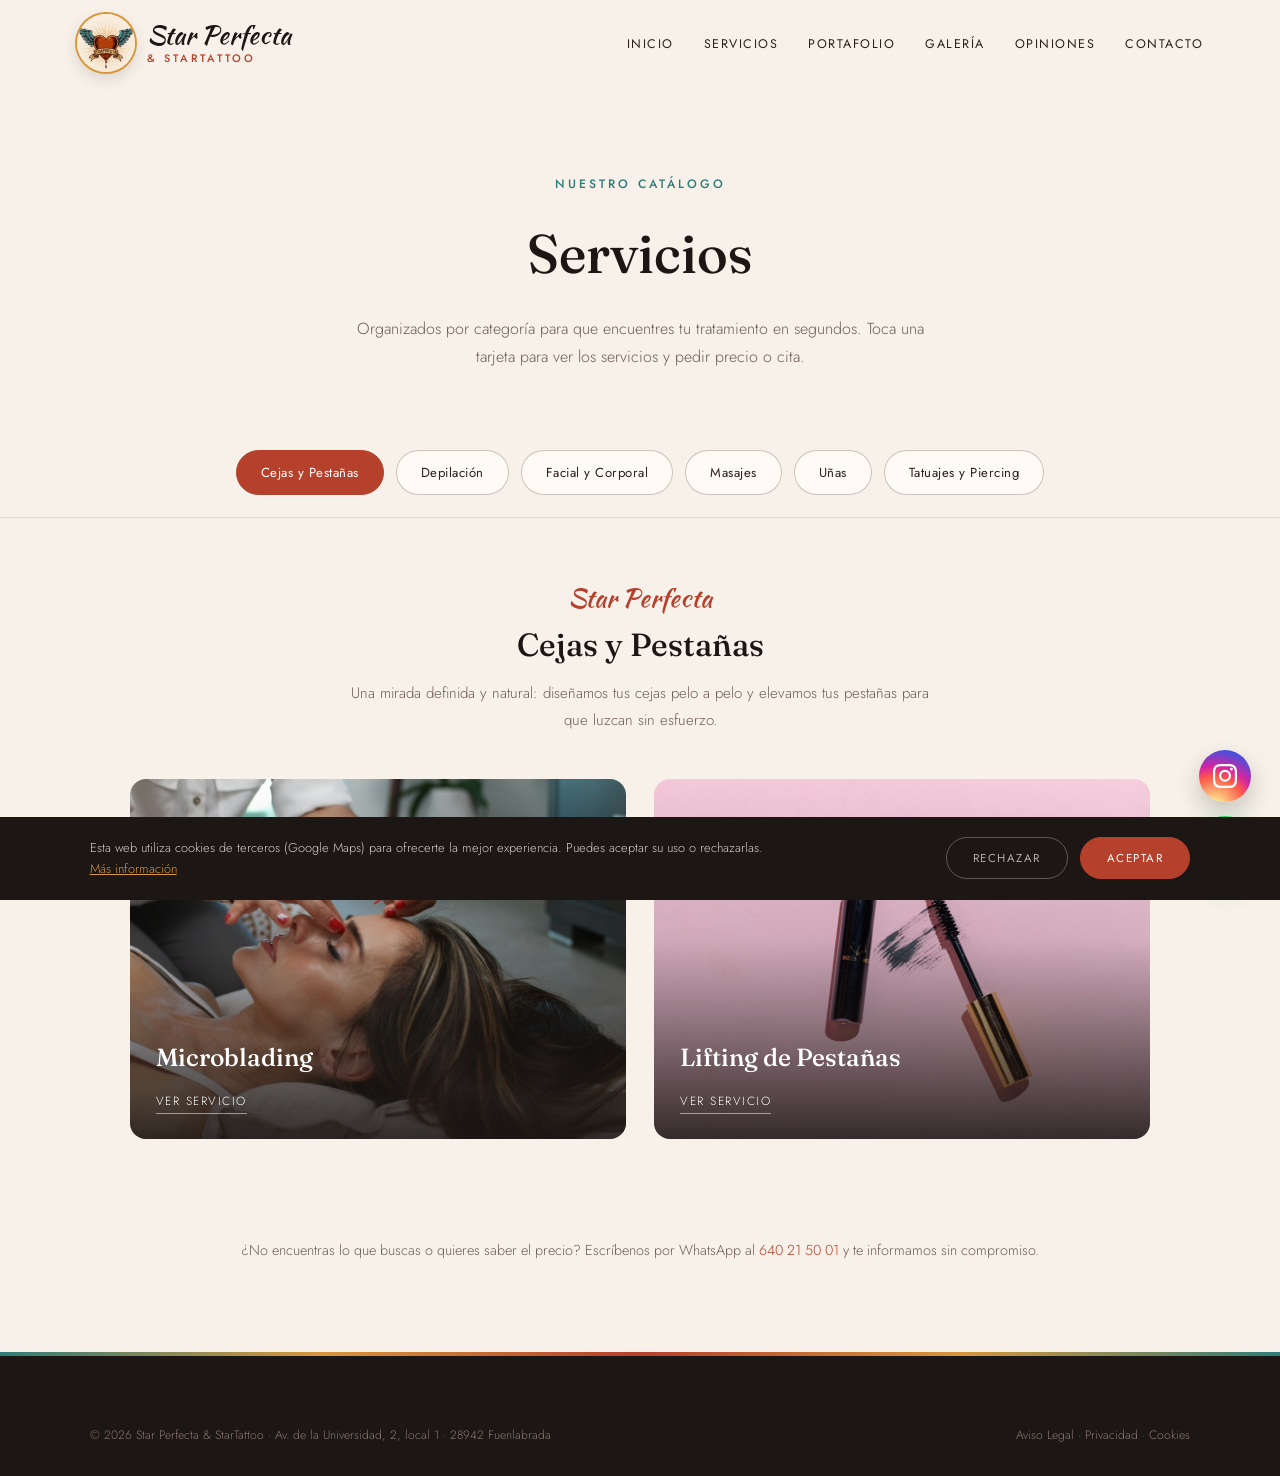
<file: servicios.html>
<!DOCTYPE html>
<html lang="es">
<head>
<meta charset="UTF-8">
<meta name="viewport" content="width=device-width, initial-scale=1.0">
<title>Servicios — Star Perfecta &amp; StarTattoo · Fuenlabrada</title>
<meta name="description" content="Servicios de Star Perfecta & StarTattoo en Fuenlabrada: microblading, lifting de pestañas, depilación láser, cera e hilo, tratamientos faciales (Dermapen, limpieza de cara) y corporales, masajes, uñas, tatuajes y piercing.">
<link rel="icon" href="logo-starperfecta.jpg">
<link rel="preconnect" href="https://fonts.googleapis.com">
<link rel="preconnect" href="https://fonts.gstatic.com" crossorigin>
<link href="https://fonts.googleapis.com/css2?family=Fraunces:ital,opsz,wght@0,9..144,400;0,9..144,500;0,9..144,600;1,9..144,400;1,9..144,500&family=Jost:wght@300;400;500;600&family=Kaushan+Script&display=swap" rel="stylesheet">
<link rel="stylesheet" href="styles.css">
</head>
<body>

<header id="header" class="scrolled">
  <a href="index.html" class="logo" aria-label="Star Perfecta & StarTattoo, inicio">
    <img src="logo-starperfecta.jpg" alt="" class="logo-badge">
    <span class="logo-text"><span class="script">Star Perfecta</span><small>&amp; StarTattoo</small></span>
  </a>
  <nav id="nav" aria-label="Navegación principal">
    <ul>
      <li><a href="index.html#inicio">Inicio</a></li>
      <li><a href="servicios.html">Servicios</a></li>
      <li><a href="portafolio.html">Portafolio</a></li>
      <li><a href="index.html#galeria">Galería</a></li>
      <li><a href="index.html#opiniones">Opiniones</a></li>
      <li><a href="index.html#contacto">Contacto</a></li>
    </ul>
  </nav>
  <button class="nav-toggle" id="navToggle" aria-label="Abrir menú">☰</button>
</header>

<div class="page-hero">
  <span class="eyebrow">Nuestro catálogo</span>
  <h1>Servicios</h1>
  <p>Organizados por categoría para que encuentres tu tratamiento en segundos. Toca una tarjeta para ver los servicios y pedir precio o cita.</p>
</div>

<div class="tabs">
  <button class="tab-btn active" data-tab="cejas">Cejas y Pestañas</button>
  <button class="tab-btn" data-tab="depilacion">Depilación</button>
  <button class="tab-btn" data-tab="facial-corporal">Facial y Corporal</button>
  <button class="tab-btn" data-tab="masajes">Masajes</button>
  <button class="tab-btn" data-tab="unas">Uñas</button>
  <button class="tab-btn" data-tab="tatuajes">Tatuajes y Piercing</button>
</div>

<!-- CEJAS Y PESTAÑAS -->
<div class="tab-panel active" id="cejas">
  <div class="tab-intro">
    <span class="script">Star Perfecta</span>
    <h2>Cejas y Pestañas</h2>
    <p>Una mirada definida y natural: diseñamos tus cejas pelo a pelo y elevamos tus pestañas para que luzcan sin esfuerzo.</p>
  </div>
  <div class="cat-grid">
    <div class="cat-card" onclick="openModal('microblading')">
      <img src="cejas.jpg" alt="Tratamiento de cejas" loading="lazy">
      <div class="cat-card-text"><h3>Microblading</h3><span>Ver servicio</span></div>
    </div>
    <div class="cat-card" onclick="openModal('pestanas')">
      <img src="pestanas.jpg" alt="Lifting de pestañas" loading="lazy">
      <div class="cat-card-text"><h3>Lifting de Pestañas</h3><span>Ver servicio</span></div>
    </div>
  </div>
</div>

<!-- DEPILACIÓN -->
<div class="tab-panel" id="depilacion">
  <div class="tab-intro">
    <span class="script">Star Perfecta</span>
    <h2>Depilación</h2>
    <p>Tres técnicas para cada zona y cada piel: láser, cera e hilo.</p>
  </div>
  <div class="cat-grid single">
    <div class="cat-card" onclick="openModal('depilacion')">
      <img src="depilacion.jpg" alt="Depilación en Star Perfecta" loading="lazy">
      <div class="cat-card-text"><h3>Láser, Cera e Hilo</h3><span>Ver servicios</span></div>
    </div>
  </div>
</div>

<!-- FACIAL Y CORPORAL -->
<div class="tab-panel" id="facial-corporal">
  <div class="tab-intro">
    <span class="script">Star Perfecta</span>
    <h2>Facial y Corporal</h2>
    <p>Tratamientos para cuidar tu piel de la cabeza a los pies, incluido el Dermapen facial.</p>
  </div>
  <div class="cat-grid">
    <div class="cat-card" onclick="openModal('facial')">
      <img src="facial.jpg" alt="Tratamiento facial" loading="lazy">
      <div class="cat-card-text"><h3>Tratamientos Faciales</h3><span>Ver servicios</span></div>
    </div>
    <div class="cat-card" onclick="openModal('corporal')">
      <img src="corporal.jpg" alt="Tratamiento corporal" loading="lazy">
      <div class="cat-card-text"><h3>Tratamientos Corporales</h3><span>Ver servicio</span></div>
    </div>
  </div>
</div>

<!-- MASAJES -->
<div class="tab-panel" id="masajes">
  <div class="tab-intro">
    <span class="script">Star Perfecta</span>
    <h2>Masajes</h2>
    <p>Una pausa para soltar tensiones y salir como nueva.</p>
  </div>
  <div class="cat-grid single">
    <div class="cat-card" onclick="openModal('masajes')">
      <img src="masajes.jpg" alt="Masaje de espalda" loading="lazy">
      <div class="cat-card-text"><h3>Masajes</h3><span>Ver servicios</span></div>
    </div>
  </div>
</div>

<!-- UÑAS -->
<div class="tab-panel" id="unas">
  <div class="tab-intro">
    <span class="script">Star Perfecta</span>
    <h2>Uñas</h2>
    <p>Esmaltado permanente y diseños que se notan: del nude más elegante al nail art más divertido.</p>
  </div>
  <div class="cat-grid single">
    <div class="cat-card" onclick="openModal('unas')">
      <img src="unas-2.jpg" alt="Manicura realizada en Star Perfecta" loading="lazy" style="object-position:center 40%;">
      <div class="cat-card-text"><h3>Manicura y Esmaltado</h3><span>Ver servicios</span></div>
    </div>
  </div>
</div>

<!-- TATUAJES Y PIERCING -->
<div class="tab-panel" id="tatuajes">
  <div class="tab-intro">
    <span class="script">StarTattoo</span>
    <h2>Tatuajes y Piercing</h2>
    <p>Diseños a medida con un significado especial para ti, y piercing en el mismo estudio.</p>
  </div>
  <div class="cat-grid">
    <div class="cat-card" onclick="openModal('tatuajes')">
      <img src="tattoo-leon.jpg" alt="Tatuaje de león realizado en StarTattoo" loading="lazy">
      <div class="cat-card-text"><h3>Tatuajes</h3><span>Ver servicio</span></div>
    </div>
    <div class="cat-card" onclick="openModal('piercing')">
      <img src="tatuando.jpg" alt="Estudio de tatuaje y piercing" loading="lazy">
      <div class="cat-card-text"><h3>Piercing</h3><span>Ver servicio</span></div>
    </div>
  </div>
</div>

<p class="services-note">¿No encuentras lo que buscas o quieres saber el precio? Escríbenos por WhatsApp al <a href="https://wa.me/34640215001" target="_blank" rel="noopener" style="color:var(--red)">640 21 50 01</a> y te informamos sin compromiso.</p>

<!-- MODALES -->
<div class="modal-overlay" id="modal-microblading"><div class="modal">
  <button class="modal-close" onclick="closeModal('microblading')" aria-label="Cerrar">×</button>
  <h3>Microblading</h3><p class="modal-sub">Cejas definidas pelo a pelo</p>
  <div class="svc-row"><div><div class="svc-name">Microblading de cejas</div><span class="svc-desc">Técnica de pigmentación pelo a pelo para dar forma, densidad y definición a tus cejas con un resultado natural.</span></div><div class="svc-price">Consultar</div></div>
  <a class="modal-cta" href="https://starperfecta-startattoo.reservio.com" target="_blank" rel="noopener">Reservar cita</a>
  <a class="modal-cta alt" href="https://wa.me/34640215001?text=Hola%2C%20quiero%20informaci%C3%B3n%20sobre%20el%20microblading" target="_blank" rel="noopener">Consultar por WhatsApp</a>
</div></div>

<div class="modal-overlay" id="modal-pestanas"><div class="modal">
  <button class="modal-close" onclick="closeModal('pestanas')" aria-label="Cerrar">×</button>
  <h3>Lifting de Pestañas</h3><p class="modal-sub">Mirada abierta sin máscara</p>
  <div class="svc-row"><div><div class="svc-name">Lifting de pestañas</div><span class="svc-desc">Eleva y curva tus pestañas naturales desde la raíz para una mirada más abierta durante semanas.</span></div><div class="svc-price">Consultar</div></div>
  <a class="modal-cta" href="https://starperfecta-startattoo.reservio.com" target="_blank" rel="noopener">Reservar cita</a>
  <a class="modal-cta alt" href="https://wa.me/34640215001?text=Hola%2C%20quiero%20informaci%C3%B3n%20sobre%20el%20lifting%20de%20pesta%C3%B1as" target="_blank" rel="noopener">Consultar por WhatsApp</a>
</div></div>

<div class="modal-overlay" id="modal-depilacion"><div class="modal">
  <button class="modal-close" onclick="closeModal('depilacion')" aria-label="Cerrar">×</button>
  <h3>Depilación</h3><p class="modal-sub">Láser, cera e hilo</p>
  <div class="svc-row"><div><div class="svc-name">Depilación láser</div><span class="svc-desc">Reducción progresiva del vello para olvidarte de la cuchilla.</span></div><div class="svc-price">Consultar</div></div>
  <div class="svc-row"><div><div class="svc-name">Depilación con cera</div><span class="svc-desc">Piernas, axilas, ingles y más zonas, con un acabado limpio y duradero.</span></div><div class="svc-price">Consultar</div></div>
  <div class="svc-row"><div><div class="svc-name">Depilación con hilo</div><span class="svc-desc">Técnica precisa para cejas y rostro, ideal para pieles sensibles.</span></div><div class="svc-price">Consultar</div></div>
  <a class="modal-cta" href="https://starperfecta-startattoo.reservio.com" target="_blank" rel="noopener">Reservar cita</a>
  <a class="modal-cta alt" href="https://wa.me/34640215001?text=Hola%2C%20quiero%20informaci%C3%B3n%20sobre%20depilaci%C3%B3n" target="_blank" rel="noopener">Consultar por WhatsApp</a>
</div></div>

<div class="modal-overlay" id="modal-facial"><div class="modal">
  <button class="modal-close" onclick="closeModal('facial')" aria-label="Cerrar">×</button>
  <h3>Tratamientos Faciales</h3><p class="modal-sub">Una piel limpia, luminosa y renovada</p>
  <div class="svc-row"><div><div class="svc-name">Dermapen facial</div><span class="svc-desc">Microagujas que estimulan la regeneración de la piel para mejorar textura, marcas y luminosidad.</span></div><div class="svc-price">Consultar</div></div>
  <div class="svc-row"><div><div class="svc-name">Limpieza de cara</div><span class="svc-desc">Limpieza profunda para purificar los poros y devolver la frescura a tu piel.</span></div><div class="svc-price">Consultar</div></div>
  <div class="svc-row"><div><div class="svc-name">Tratamientos faciales</div><span class="svc-desc">Te asesoramos y adaptamos el tratamiento a las necesidades de tu piel.</span></div><div class="svc-price">Consultar</div></div>
  <a class="modal-cta" href="https://starperfecta-startattoo.reservio.com" target="_blank" rel="noopener">Reservar cita</a>
  <a class="modal-cta alt" href="https://wa.me/34640215001?text=Hola%2C%20quiero%20informaci%C3%B3n%20sobre%20tratamientos%20faciales" target="_blank" rel="noopener">Consultar por WhatsApp</a>
</div></div>

<div class="modal-overlay" id="modal-corporal"><div class="modal">
  <button class="modal-close" onclick="closeModal('corporal')" aria-label="Cerrar">×</button>
  <h3>Tratamientos Corporales</h3><p class="modal-sub">Cuidado para todo tu cuerpo</p>
  <div class="svc-row"><div><div class="svc-name">Tratamientos corporales</div><span class="svc-desc">Te asesoramos y te recomendamos el tratamiento corporal que mejor se adapta a ti.</span></div><div class="svc-price">Consultar</div></div>
  <a class="modal-cta" href="https://starperfecta-startattoo.reservio.com" target="_blank" rel="noopener">Reservar cita</a>
  <a class="modal-cta alt" href="https://wa.me/34640215001?text=Hola%2C%20quiero%20informaci%C3%B3n%20sobre%20tratamientos%20corporales" target="_blank" rel="noopener">Consultar por WhatsApp</a>
</div></div>

<div class="modal-overlay" id="modal-masajes"><div class="modal">
  <button class="modal-close" onclick="closeModal('masajes')" aria-label="Cerrar">×</button>
  <h3>Masajes</h3><p class="modal-sub">Relájate y suelta tensiones</p>
  <div class="svc-row"><div><div class="svc-name">Masaje de espalda relajante y descontracturante</div><span class="svc-desc">Alivia la tensión acumulada en espalda y cuello.</span></div><div class="svc-price">Consultar</div></div>
  <div class="svc-row"><div><div class="svc-name">Otros masajes</div><span class="svc-desc">Pregúntanos y te recomendamos el masaje que necesitas.</span></div><div class="svc-price">Consultar</div></div>
  <a class="modal-cta" href="https://starperfecta-startattoo.reservio.com" target="_blank" rel="noopener">Reservar cita</a>
  <a class="modal-cta alt" href="https://wa.me/34640215001?text=Hola%2C%20quiero%20informaci%C3%B3n%20sobre%20masajes" target="_blank" rel="noopener">Consultar por WhatsApp</a>
</div></div>

<div class="modal-overlay" id="modal-unas"><div class="modal">
  <button class="modal-close" onclick="closeModal('unas')" aria-label="Cerrar">×</button>
  <h3>Uñas</h3><p class="modal-sub">Manos perfectas, con o sin diseño</p>
  <div class="svc-row"><div><div class="svc-name">Esmaltado permanente</div><span class="svc-desc">Color y brillo que aguantan semanas sin desconcharse.</span></div><div class="svc-price">Consultar</div></div>
  <div class="svc-row"><div><div class="svc-name">Manicura con diseño</div><span class="svc-desc">Francesas, animal print, dibujos a mano… mira nuestro portafolio y elige tu estilo.</span></div><div class="svc-price">Consultar</div></div>
  <a class="modal-cta" href="https://starperfecta-startattoo.reservio.com" target="_blank" rel="noopener">Reservar cita</a>
  <a class="modal-cta alt" href="https://wa.me/34640215001?text=Hola%2C%20quiero%20pedir%20cita%20para%20u%C3%B1as" target="_blank" rel="noopener">Consultar por WhatsApp</a>
</div></div>

<div class="modal-overlay" id="modal-tatuajes"><div class="modal">
  <button class="modal-close" onclick="closeModal('tatuajes')" aria-label="Cerrar">×</button>
  <h3>Tatuajes</h3><p class="modal-sub">StarTattoo · diseños con significado</p>
  <div class="svc-row"><div><div class="svc-name">Tatuaje personalizado</div><span class="svc-desc">Cuéntanos tu idea y la convertimos en un diseño único para ti: desde piezas pequeñas y finas hasta trabajos grandes con sombreado.</span></div><div class="svc-price">Presupuesto</div></div>
  <a class="modal-cta" href="https://wa.me/34640215001?text=Hola%2C%20quiero%20pedir%20presupuesto%20para%20un%20tatuaje" target="_blank" rel="noopener">Pedir presupuesto</a>
  <a class="modal-cta alt" href="https://www.instagram.com/startattoo_fuenlabrada/" target="_blank" rel="noopener" style="background:var(--dark)">Ver @startattoo_fuenlabrada</a>
</div></div>

<div class="modal-overlay" id="modal-piercing"><div class="modal">
  <button class="modal-close" onclick="closeModal('piercing')" aria-label="Cerrar">×</button>
  <h3>Piercing</h3><p class="modal-sub">StarTattoo · piercing</p>
  <div class="svc-row"><div><div class="svc-name">Piercing</div><span class="svc-desc">Pregúntanos por la zona que quieres perforar y te asesoramos.</span></div><div class="svc-price">Consultar</div></div>
  <a class="modal-cta" href="https://starperfecta-startattoo.reservio.com" target="_blank" rel="noopener">Reservar cita</a>
  <a class="modal-cta alt" href="https://wa.me/34640215001?text=Hola%2C%20quiero%20informaci%C3%B3n%20sobre%20piercing" target="_blank" rel="noopener">Consultar por WhatsApp</a>
</div></div>

<footer>
  <div class="footer-bottom" style="margin-top:0">
    <span>© 2026 Star Perfecta &amp; StarTattoo · Av. de la Universidad, 2, local 1 · 28942 Fuenlabrada</span>
    <span><a href="aviso-legal.html">Aviso Legal</a> &middot; <a href="politica-privacidad.html">Privacidad</a> &middot; <a href="politica-cookies.html">Cookies</a></span>
  </div>
</footer>

<div id="cookie-banner" class="cookie-banner">
  <p>Esta web utiliza cookies de terceros (Google Maps) para ofrecerte la mejor experiencia. Puedes aceptar su uso o rechazarlas. <a href="politica-cookies.html">Más información</a></p>
  <div class="cookie-actions">
    <button onclick="setCookieChoice('rejected')" class="ck-reject">Rechazar</button>
    <button onclick="setCookieChoice('accepted')" class="ck-accept">Aceptar</button>
  </div>
</div>

<div class="social-fabs">
  <a class="ig-fab" href="https://www.instagram.com/starperfecta/" target="_blank" rel="noopener" aria-label="Visitar Instagram">
    <svg width="24" height="24" viewBox="0 0 24 24" fill="white"><path d="M12 2.163c3.204 0 3.584.012 4.85.07 3.252.148 4.771 1.691 4.919 4.919.058 1.265.069 1.645.069 4.849 0 3.205-.012 3.584-.069 4.849-.149 3.225-1.664 4.771-4.919 4.919-1.266.058-1.644.07-4.85.07-3.204 0-3.584-.012-4.849-.07-3.26-.149-4.771-1.699-4.919-4.92-.058-1.265-.07-1.644-.07-4.849 0-3.204.013-3.583.07-4.849.149-3.227 1.664-4.771 4.919-4.919 1.266-.057 1.645-.069 4.849-.069zm0-2.163c-3.259 0-3.667.014-4.947.072-4.358.2-6.78 2.618-6.98 6.98-.059 1.281-.073 1.689-.073 4.948 0 3.259.014 3.668.072 4.948.2 4.358 2.618 6.78 6.98 6.98 1.281.058 1.689.072 4.948.072 3.259 0 3.668-.014 4.948-.072 4.354-.2 6.782-2.618 6.979-6.98.059-1.28.073-1.689.073-4.948 0-3.259-.014-3.667-.072-4.947-.196-4.354-2.617-6.78-6.979-6.98-1.281-.059-1.69-.073-4.949-.073zm0 5.838a6 6 0 1 0 0 12 6 6 0 0 0 0-12zm0 9.838a3.838 3.838 0 1 1 0-7.676 3.838 3.838 0 0 1 0 7.676zm6.406-11.845a1.44 1.44 0 1 0 0 2.881 1.44 1.44 0 0 0 0-2.881z"/></svg>
  </a>
  <a class="wa-fab" href="https://wa.me/34640215001?text=Hola%2C%20quiero%20reservar%20una%20cita%20en%20Star%20Perfecta%20%26%20StarTattoo" target="_blank" rel="noopener" aria-label="Escribir por WhatsApp">
    <svg width="28" height="28" viewBox="0 0 32 32" fill="white"><path d="M16.001 3C9.373 3 4 8.373 4 15.001c0 2.386.702 4.605 1.912 6.472L4 29l7.727-1.878A11.94 11.94 0 0 0 16.001 27C22.629 27 28 21.629 28 15.001 28 8.373 22.629 3 16.001 3zm0 21.818a9.77 9.77 0 0 1-4.98-1.363l-.357-.212-4.583 1.114 1.15-4.47-.232-.367a9.8 9.8 0 0 1-1.5-5.219c0-5.421 4.412-9.833 9.833-9.833s9.833 4.412 9.833 9.833-4.412 9.833-9.833 9.833zm5.38-7.36c-.294-.148-1.741-.859-2.011-.957-.27-.098-.467-.148-.663.148-.196.294-.76.957-.932 1.153-.172.196-.343.221-.637.074-.294-.148-1.242-.458-2.366-1.462-.874-.78-1.464-1.744-1.636-2.038-.172-.294-.018-.453.13-.6.133-.133.294-.343.441-.515.147-.172.196-.294.294-.49.098-.196.049-.368-.025-.515-.074-.148-.663-1.6-.909-2.19-.24-.575-.484-.497-.663-.506l-.564-.01c-.196 0-.515.074-.784.368-.27.294-1.03 1.007-1.03 2.456s1.055 2.85 1.202 3.046c.147.196 2.077 3.17 5.033 4.445.703.303 1.252.484 1.68.619.706.225 1.348.193 1.855.117.566-.085 1.741-.712 1.987-1.4.245-.688.245-1.278.172-1.4-.074-.123-.27-.196-.564-.344z"/></svg>
  </a>
</div>

<script src="main.js"></script>
</body>
</html>
</file>
<file: styles.css>
:root{
  --cream:#f7f1e9; --paper:#fffaf4; --tint:#f1e7da; --ink:#2b211d; --dark:#1c1614; --muted:#6e5d54;
  --red:#b5402c; --red-dark:#8f2f1f; --teal:#2e7c78; --gold:#d8963a; --line:rgba(43,33,29,.12);
  --brand-gradient:linear-gradient(90deg,#2e7c78,#d8963a,#b5402c,#d8963a,#2e7c78);
}
*{margin:0;padding:0;box-sizing:border-box;}
html{scroll-behavior:smooth;}
body{font-family:'Jost',sans-serif;background:var(--cream);color:var(--ink);overflow-x:hidden;font-weight:300;line-height:1.6;}
a{text-decoration:none;color:inherit;}
h1,h2,h3{font-family:'Fraunces',serif;font-weight:500;}
h1 em,h2 em{font-style:italic;color:var(--red);}
img{max-width:100%;display:block;}
.script{font-family:'Kaushan Script',cursive;}

/* HEADER */
header{position:fixed;top:0;left:0;right:0;z-index:100;display:flex;justify-content:space-between;align-items:center;padding:14px 6%;background:rgba(247,241,233,.92);backdrop-filter:blur(10px);-webkit-backdrop-filter:blur(10px);transition:box-shadow .3s,padding .3s;}
header.scrolled{box-shadow:0 2px 24px rgba(28,22,20,.1);padding:8px 6%;}
.logo{display:flex;align-items:center;gap:12px;color:var(--dark);}
.logo-badge{width:58px;height:58px;border-radius:50%;object-fit:cover;box-shadow:0 0 0 2px var(--gold),0 6px 16px rgba(28,22,20,.15);transition:width .3s,height .3s;}
header.scrolled .logo-badge{width:46px;height:46px;}
.logo-text{display:flex;flex-direction:column;line-height:1;}
.logo-text .script{font-size:1.65rem;color:var(--dark);}
.logo-text small{font-size:.68rem;letter-spacing:3px;text-transform:uppercase;color:var(--red);margin-top:4px;font-weight:500;}
.logo.light .logo-text .script{color:#fff;}
.logo.light .logo-text small{color:var(--gold);}
nav ul{list-style:none;display:flex;gap:30px;}
nav a{font-size:.78rem;letter-spacing:1.5px;text-transform:uppercase;font-weight:400;position:relative;padding:4px 0;}
nav a::after{content:"";position:absolute;left:0;bottom:-2px;height:1px;width:100%;background:var(--red);transform:scaleX(0);transform-origin:right;transition:transform .3s;}
nav a:hover::after{transform:scaleX(1);transform-origin:left;}
.nav-toggle{display:none;font-size:1.6rem;background:none;border:none;color:var(--dark);cursor:pointer;}

/* BOTONES */
.btn-outline{display:inline-block;border:1px solid var(--dark);color:var(--dark);padding:14px 30px;font-size:.78rem;letter-spacing:1.5px;text-transform:uppercase;border-radius:40px;transition:all .25s;}
.btn-outline:hover{background:var(--dark);color:var(--cream);}
.btn-outline.light{border-color:rgba(255,255,255,.5);color:#fff;}
.btn-outline.light:hover{background:#fff;color:var(--dark);}
.btn-solid{display:inline-block;background:var(--red);color:#fff;padding:14px 32px;font-size:.78rem;letter-spacing:1.5px;text-transform:uppercase;border-radius:40px;transition:transform .25s,box-shadow .25s,background .25s;box-shadow:0 10px 26px -10px rgba(181,64,44,.6);}
.btn-solid:hover{transform:translateY(-2px);background:var(--red-dark);}

/* HERO */
.hero{min-height:95vh;display:grid;grid-template-columns:1.05fr .95fr;align-items:stretch;padding:0;}
.hero-text{display:flex;flex-direction:column;justify-content:center;padding:150px 7% 70px;}
.eyebrow{display:inline-block;color:var(--teal);text-transform:uppercase;letter-spacing:3px;font-size:.76rem;font-weight:500;}
.hero-text .eyebrow{margin-bottom:20px;}
.hero-text h1{font-size:clamp(2.4rem,5vw,3.9rem);line-height:1.12;margin-bottom:22px;color:var(--dark);}
.hero-text p{font-size:1.02rem;color:var(--muted);max-width:470px;line-height:1.8;margin-bottom:34px;}
.hero-ctas{display:flex;gap:16px;flex-wrap:wrap;}
.hero-rating{display:inline-flex;align-items:center;gap:12px;margin-top:38px;padding:10px 20px;border:1px solid var(--line);border-radius:40px;background:var(--paper);font-size:.85rem;color:var(--muted);align-self:flex-start;}
.hero-rating strong{color:var(--dark);font-weight:600;}
.stars{color:var(--gold);letter-spacing:2px;}
.hero-img{position:relative;overflow:hidden;}
.hero-img img{width:100%;height:100%;object-fit:cover;position:absolute;inset:0;}
.hero-img::after{content:"";position:absolute;inset:0;background:linear-gradient(90deg,var(--cream) 0%,rgba(247,241,233,0) 18%);}

/* SECCIONES */
section{padding:100px 7%;}
.section-head{text-align:center;max-width:640px;margin:0 auto 54px;}
.section-head h2{font-size:clamp(1.9rem,4vw,2.7rem);margin-top:12px;color:var(--dark);line-height:1.2;}
.section-head p{margin-top:16px;color:var(--muted);line-height:1.8;}

.trust{background:var(--paper);border-top:4px solid transparent;border-image:var(--brand-gradient) 1;}
.trust-grid{display:grid;grid-template-columns:repeat(auto-fit,minmax(230px,1fr));gap:36px;max-width:1150px;margin:0 auto;}
.trust-card{text-align:center;padding:10px;}
.trust-ic{display:inline-grid;place-items:center;width:52px;height:52px;border-radius:50%;border:1px solid rgba(181,64,44,.4);color:var(--red);font-size:1.2rem;margin-bottom:16px;}
.trust-card h3{font-size:1.15rem;color:var(--dark);margin-bottom:10px;}
.trust-card p{font-size:.9rem;color:var(--muted);line-height:1.7;}

/* DOS MUNDOS */
.worlds{background:var(--cream);}
.worlds-grid{display:grid;grid-template-columns:1fr 1fr;gap:28px;max-width:1150px;margin:0 auto;}
.world-card{position:relative;border-radius:18px;overflow:hidden;min-height:480px;display:flex;align-items:flex-end;color:#fff;}
.world-card img{position:absolute;inset:0;width:100%;height:100%;object-fit:cover;transition:transform .6s;}
.world-card:hover img{transform:scale(1.05);}
.world-card::after{content:"";position:absolute;inset:0;background:linear-gradient(to top,rgba(28,22,20,.92) 0%,rgba(28,22,20,.35) 55%,rgba(28,22,20,.05) 100%);}
.world-text{position:relative;z-index:2;padding:34px;}
.world-text .script{font-size:2rem;color:var(--gold);}
.world-text h3{font-size:1.7rem;margin:4px 0 10px;}
.world-text p{font-size:.92rem;color:#eadfd6;line-height:1.7;max-width:440px;}
.world-link{display:inline-block;margin-top:18px;font-size:.74rem;letter-spacing:1.5px;text-transform:uppercase;border-bottom:1px solid rgba(255,255,255,.5);padding-bottom:4px;}

/* PILLS */
.cat-pills{display:flex;flex-wrap:wrap;gap:16px;justify-content:center;max-width:1000px;margin:0 auto;}
.cat-pill{border:1px solid rgba(43,33,29,.22);padding:14px 26px;border-radius:30px;font-size:.84rem;letter-spacing:.5px;transition:all .2s;background:var(--paper);}
.cat-pill:hover{background:var(--red);color:#fff;border-color:var(--red);}

/* GALERIA */
.gallery-wrap{background:var(--tint);}
.gallery{max-width:1200px;margin:0 auto;display:grid;grid-template-columns:repeat(4,1fr);grid-auto-rows:220px;gap:14px;}
.gallery figure{overflow:hidden;border-radius:12px;margin:0;}
.gallery img{width:100%;height:100%;object-fit:cover;transition:transform .5s;}
.gallery figure:hover img{transform:scale(1.05);}
.gallery .big{grid-column:span 2;grid-row:span 2;}

/* RESEÑAS */
.reviews-wrap{background:var(--dark);color:#fff;position:relative;}
.reviews-wrap .section-head h2{color:#fff;}
.reviews-wrap .section-head h2 em{color:var(--gold);}
.reviews-wrap .section-head p{color:#c9b9b2;}
.reviews-wrap .eyebrow{color:var(--gold);}
.review-grid{display:grid;grid-template-columns:repeat(auto-fit,minmax(300px,1fr));gap:24px;max-width:1150px;margin:0 auto;}
.review-card{background:rgba(255,255,255,.05);border:1px solid rgba(255,255,255,.1);padding:30px 26px;border-radius:14px;display:flex;flex-direction:column;}
.review-card .stars{margin-bottom:14px;}
.review-card p{font-family:'Fraunces',serif;font-size:.98rem;color:#eadfd6;line-height:1.7;font-style:italic;margin-bottom:16px;flex:1;}
.review-card cite{font-size:.78rem;color:#b3a099;font-style:normal;text-transform:uppercase;letter-spacing:1px;}

/* CTA */
.cta-section{text-align:center;background:var(--paper);}
.cta-section h2{font-size:clamp(2rem,4vw,2.9rem);color:var(--dark);margin:14px 0 14px;}
.cta-section p{color:var(--muted);margin-bottom:30px;}
.cta-row{display:flex;gap:16px;justify-content:center;flex-wrap:wrap;}

/* CONTACTO */
.contact-section{background:var(--cream);}
.contact-grid{display:grid;grid-template-columns:1fr 1.2fr;gap:46px;max-width:1150px;margin:0 auto;align-items:stretch;}
.contact-info{display:flex;flex-direction:column;gap:26px;background:var(--paper);border:1px solid var(--line);border-radius:16px;padding:36px;}
.contact-block h3{font-family:'Jost',sans-serif;font-size:.76rem;text-transform:uppercase;letter-spacing:2px;color:var(--red);font-weight:500;margin-bottom:8px;}
.contact-block p{font-size:.98rem;color:var(--ink);line-height:1.7;}
.contact-block a:hover{color:var(--red);}
.hours-list{list-style:none;}
.hours-list li{display:flex;justify-content:space-between;gap:20px;padding:8px 0;border-bottom:1px solid var(--line);font-size:.94rem;}
.hours-list li:last-child{border-bottom:none;}
.contact-map{border-radius:16px;overflow:hidden;min-height:380px;box-shadow:0 10px 30px rgba(28,22,20,.12);}
.contact-map iframe{display:block;min-height:380px;}

/* FOOTER */
footer{background:var(--dark);color:#d9c9c5;padding:70px 7% 30px;border-top:4px solid transparent;border-image:var(--brand-gradient) 1;}
.footer-grid{display:grid;grid-template-columns:1.3fr 1fr 1fr;gap:46px;max-width:1200px;margin:0 auto;padding-bottom:40px;border-bottom:1px solid rgba(255,255,255,.1);}
.footer-brand p{font-size:.88rem;color:#b3a09a;margin-top:16px;}
footer h4{font-size:.76rem;text-transform:uppercase;letter-spacing:2px;color:var(--gold);margin-bottom:18px;font-weight:500;}
footer ul{list-style:none;}
footer li{margin-bottom:9px;font-size:.88rem;color:#d9c9c5;}
footer a:hover{color:var(--gold);}
.footer-bottom{max-width:1200px;margin:26px auto 0;display:flex;justify-content:space-between;flex-wrap:wrap;gap:10px;font-size:.76rem;color:#8a7873;}
.footer-bottom a{color:#8a7873;}

/* FABS */
.social-fabs{position:fixed;bottom:26px;right:26px;z-index:200;display:flex;flex-direction:column;gap:14px;align-items:center;}
.social-fabs a{width:52px;height:52px;border-radius:50%;display:flex;align-items:center;justify-content:center;box-shadow:0 10px 24px rgba(0,0,0,.2);transition:transform .2s;}
.social-fabs a:hover{transform:scale(1.08);}
.wa-fab{width:58px !important;height:58px !important;background:#25D366;box-shadow:0 10px 26px rgba(37,211,102,.45) !important;}
.ig-fab{background:radial-gradient(circle at 30% 110%,#fdf497 0%,#fdf497 5%,#fd5949 45%,#d6249f 60%,#285AEB 90%);}
.fb-fab{background:#1877F2;}

/* COOKIES */
.cookie-banner{display:none;position:fixed;bottom:0;left:0;right:0;z-index:300;background:var(--dark);padding:20px 7%;flex-wrap:wrap;align-items:center;justify-content:space-between;gap:16px;}
.cookie-banner p{font-size:.8rem;color:rgba(245,237,232,.85);line-height:1.7;max-width:680px;}
.cookie-banner p a{color:var(--gold);text-decoration:underline;}
.cookie-actions{display:flex;gap:12px;flex-shrink:0;}
.cookie-actions button{font-family:'Jost',sans-serif;font-size:.72rem;letter-spacing:1.5px;text-transform:uppercase;padding:12px 26px;cursor:pointer;border-radius:30px;}
.ck-reject{background:transparent;color:rgba(245,237,232,.7);border:1px solid rgba(245,237,232,.3);}
.ck-accept{background:var(--red);color:#fff;border:1px solid var(--red);}

/* PÁGINAS INTERIORES */
.page-hero{padding:170px 7% 60px;text-align:center;background:var(--cream);}
.page-hero h1{font-size:clamp(2.3rem,5vw,3.4rem);margin-top:14px;color:var(--dark);}
.page-hero p{color:var(--muted);max-width:580px;margin:18px auto 0;line-height:1.8;}
.tabs{position:sticky;top:74px;z-index:50;background:var(--cream);padding:18px 7% 22px;display:flex;gap:12px;justify-content:center;flex-wrap:wrap;border-bottom:1px solid var(--line);}
.tab-btn{border:1px solid rgba(43,33,29,.25);background:var(--paper);padding:12px 24px;border-radius:30px;font-family:'Jost',sans-serif;font-size:.82rem;letter-spacing:.5px;color:var(--ink);cursor:pointer;transition:all .2s;}
.tab-btn.active,.tab-btn:hover{background:var(--red);color:#fff;border-color:var(--red);}
.tab-panel{display:none;padding:60px 7% 100px;max-width:1200px;margin:0 auto;}
.tab-panel.active{display:block;animation:fadeIn .5s;}
@keyframes fadeIn{from{opacity:0;transform:translateY(12px)}to{opacity:1;transform:none}}
.tab-intro{text-align:center;max-width:600px;margin:0 auto 46px;}
.tab-intro .script{font-size:1.6rem;color:var(--red);}
.tab-intro h2{font-size:2rem;color:var(--dark);}
.tab-intro p{color:var(--muted);margin-top:10px;line-height:1.75;font-size:.94rem;}

.cat-grid{display:grid;grid-template-columns:repeat(auto-fit,minmax(280px,1fr));gap:28px;}
.cat-grid.single{grid-template-columns:1fr;max-width:640px;margin:0 auto;}
.cat-grid.single .cat-card{height:440px;}
.cat-card{position:relative;border-radius:16px;overflow:hidden;height:360px;cursor:pointer;background:var(--tint);}
.cat-card img{width:100%;height:100%;object-fit:cover;transition:transform .5s;}
.cat-card:hover img{transform:scale(1.06);}
.cat-card::after{content:'';position:absolute;inset:0;background:linear-gradient(to top,rgba(28,22,20,.88) 0%,rgba(28,22,20,.15) 55%,transparent 100%);}
.cat-card-text{position:absolute;bottom:0;left:0;right:0;padding:26px;z-index:2;}
.cat-card-text h3{color:#fff;font-size:1.55rem;margin-bottom:10px;}
.cat-card-text span{color:#fff;font-size:.74rem;text-transform:uppercase;letter-spacing:1.5px;border-bottom:1px solid rgba(255,255,255,.5);padding-bottom:4px;}

.modal-overlay{display:none;position:fixed;inset:0;background:rgba(28,22,20,.78);z-index:300;align-items:center;justify-content:center;padding:20px;}
.modal-overlay.open{display:flex;}
.modal{background:var(--paper);max-width:560px;width:100%;max-height:85vh;overflow-y:auto;border-radius:16px;padding:40px;position:relative;}
.modal-close{position:absolute;top:16px;right:20px;background:none;border:none;font-size:1.7rem;color:var(--ink);cursor:pointer;}
.modal h3{font-size:1.8rem;color:var(--dark);margin-bottom:6px;}
.modal .modal-sub{color:var(--muted);font-size:.86rem;margin-bottom:22px;}
.svc-row{display:flex;justify-content:space-between;align-items:center;padding:16px 0;border-bottom:1px solid var(--line);gap:16px;}
.svc-row:last-of-type{border-bottom:none;}
.svc-name{font-size:.98rem;color:var(--ink);font-weight:400;}
.svc-desc{font-size:.8rem;color:var(--muted);display:block;margin-top:3px;line-height:1.5;}
.svc-price{font-size:.72rem;color:var(--red);text-transform:uppercase;letter-spacing:1px;white-space:nowrap;font-weight:500;}
.modal-cta{display:block;text-align:center;background:var(--red);color:#fff;padding:14px;border-radius:30px;margin-top:26px;font-size:.8rem;text-transform:uppercase;letter-spacing:1.5px;}
.modal-cta.alt{background:#25D366;margin-top:10px;}
.services-note{text-align:center;color:var(--muted);font-size:.9rem;padding:0 7% 90px;}

.portfolio-grid{display:grid;grid-template-columns:repeat(auto-fill,minmax(260px,1fr));gap:18px;}
.portfolio-grid figure{border-radius:14px;overflow:hidden;aspect-ratio:4/5;cursor:zoom-in;background:var(--tint);}
.portfolio-grid img{width:100%;height:100%;object-fit:cover;transition:transform .5s;}
.portfolio-grid figure:hover img{transform:scale(1.05);}
.lightbox{display:none;position:fixed;inset:0;z-index:400;background:rgba(15,12,10,.94);align-items:center;justify-content:center;padding:30px;cursor:zoom-out;}
.lightbox.open{display:flex;}
.lightbox img{max-width:100%;max-height:90vh;border-radius:10px;}

.legal{max-width:860px;margin:0 auto;padding:160px 7% 90px;}
.legal h1{font-size:2.4rem;color:var(--dark);margin-bottom:26px;}
.legal h2{font-size:1.35rem;color:var(--dark);margin:30px 0 10px;}
.legal p,.legal li{color:var(--muted);line-height:1.8;margin-bottom:10px;font-size:.96rem;}
.legal ul{padding-left:22px;}
.legal a{color:var(--red);text-decoration:underline;}

@media(max-width:900px){
  .hero{grid-template-columns:1fr;}
  .hero-img{height:340px;order:-1;margin-top:82px;}
  .hero-img::after{background:linear-gradient(0deg,var(--cream) 0%,rgba(247,241,233,0) 25%);}
  .hero-text{padding:30px 6% 60px;}
  .worlds-grid{grid-template-columns:1fr;}
  .world-card{min-height:420px;}
  .gallery{grid-template-columns:repeat(2,1fr);grid-auto-rows:170px;}
  .gallery .big{grid-column:span 2;grid-row:span 2;}
  .footer-grid{grid-template-columns:1fr;gap:30px;}
  .contact-grid{grid-template-columns:1fr;}
  .contact-map,.contact-map iframe{min-height:300px;}
  nav{position:fixed;top:0;right:0;height:100vh;width:78%;max-width:300px;background:var(--cream);padding:110px 40px;transform:translateX(100%);transition:transform .4s;box-shadow:-10px 0 40px rgba(0,0,0,.12);}
  nav.open{transform:translateX(0);}
  nav ul{flex-direction:column;gap:26px;}
  .nav-toggle{display:block;position:relative;z-index:110;}
  section{padding:70px 6%;}
  .tabs{top:66px;overflow-x:auto;justify-content:flex-start;flex-wrap:nowrap;}
  .tab-btn{flex-shrink:0;}
  .page-hero{padding:140px 6% 40px;}
  .modal{padding:34px 24px;}
}
@media(max-width:520px){
  .logo-text .script{font-size:1.35rem;}
  .logo-badge{width:48px;height:48px;}
  .social-fabs{right:16px;bottom:16px;}
  .social-fabs a{width:46px;height:46px;}
}
</file>
